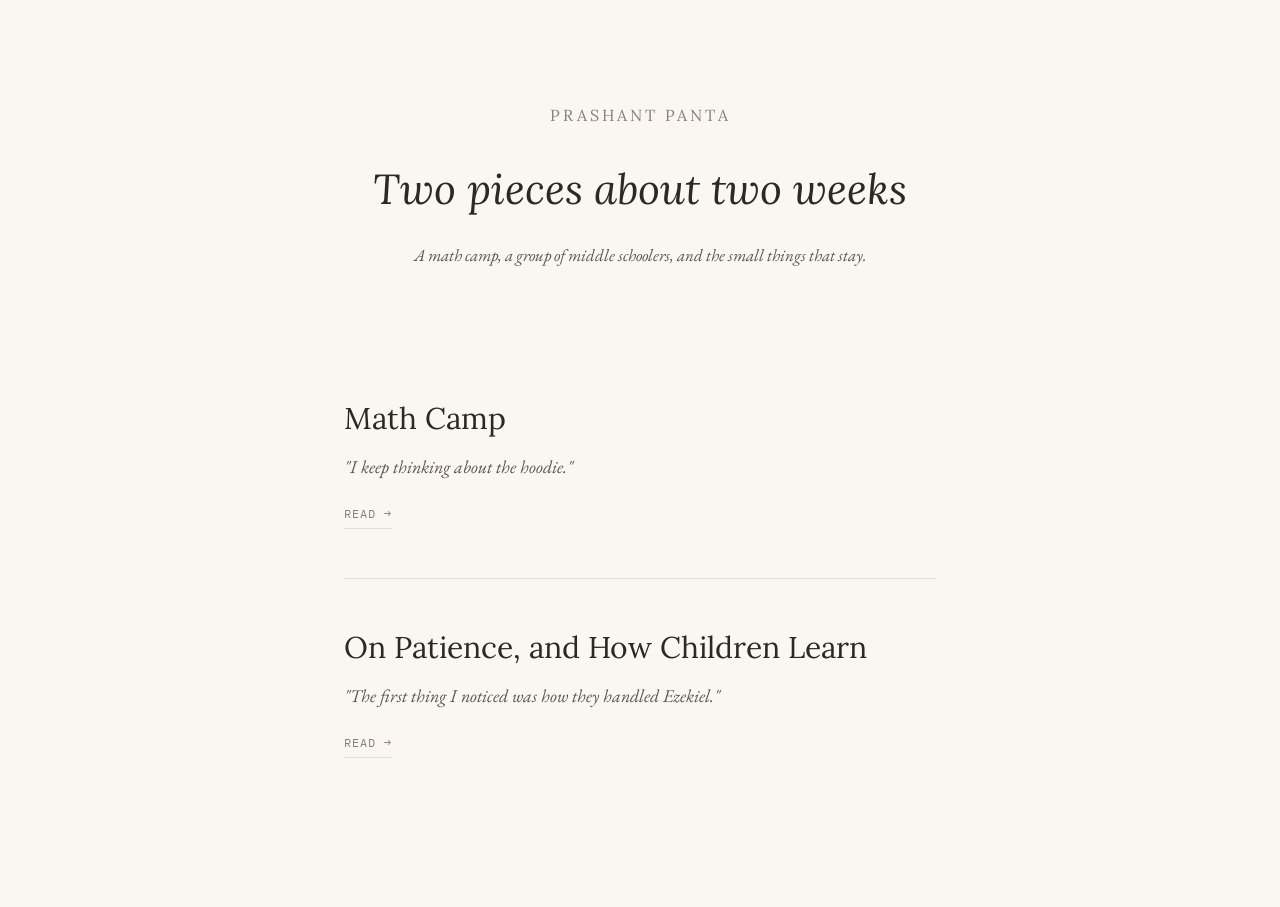
<file: index.html>
<!DOCTYPE html>
<html lang="en">
<head>
<meta charset="UTF-8">
<meta name="viewport" content="width=device-width, initial-scale=1.0">
<title>Prashant Panta</title>
<meta name="description" content="Two pieces about two weeks. A math camp, a group of middle schoolers, and the small things that stay.">
<link rel="stylesheet" href="style.css">
</head>
<body>

<header class="site-header">
  <div class="site-name">Prashant Panta</div>
  <h1 class="site-title">Two pieces about two weeks</h1>
  <p class="site-intro">A math camp, a group of middle schoolers, and the small things that stay.</p>
</header>

<main class="entries">

  <article class="entry">
    <a href="math-camp.html" class="entry-title">Math Camp</a>
    <p class="entry-teaser">"I keep thinking about the hoodie."</p>
    <a href="math-camp.html" class="entry-link">Read &rarr;</a>
  </article>

  <article class="entry">
    <a href="reflection.html" class="entry-title">On Patience, and How Children Learn</a>
    <p class="entry-teaser">"The first thing I noticed was how they handled Ezekiel."</p>
    <a href="reflection.html" class="entry-link">Read &rarr;</a>
  </article>

</main>

</body>
</html>
</file>
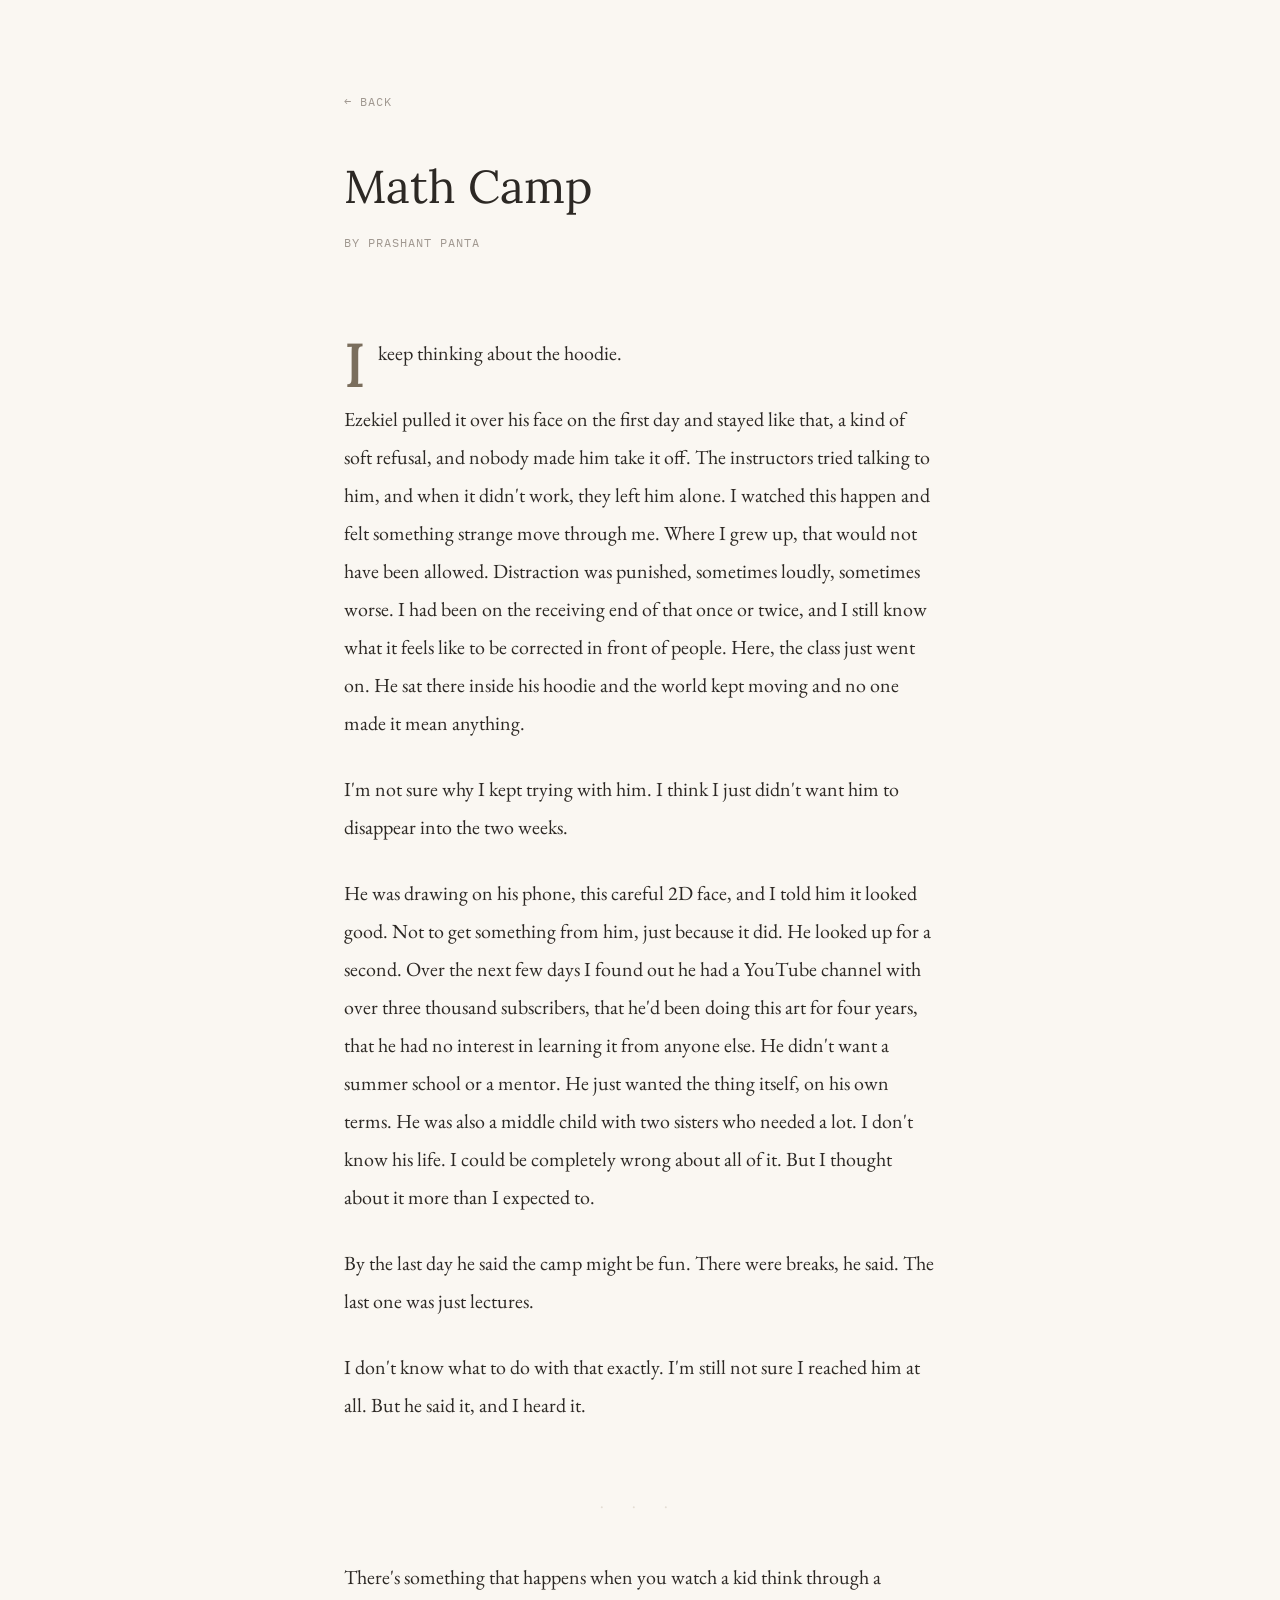
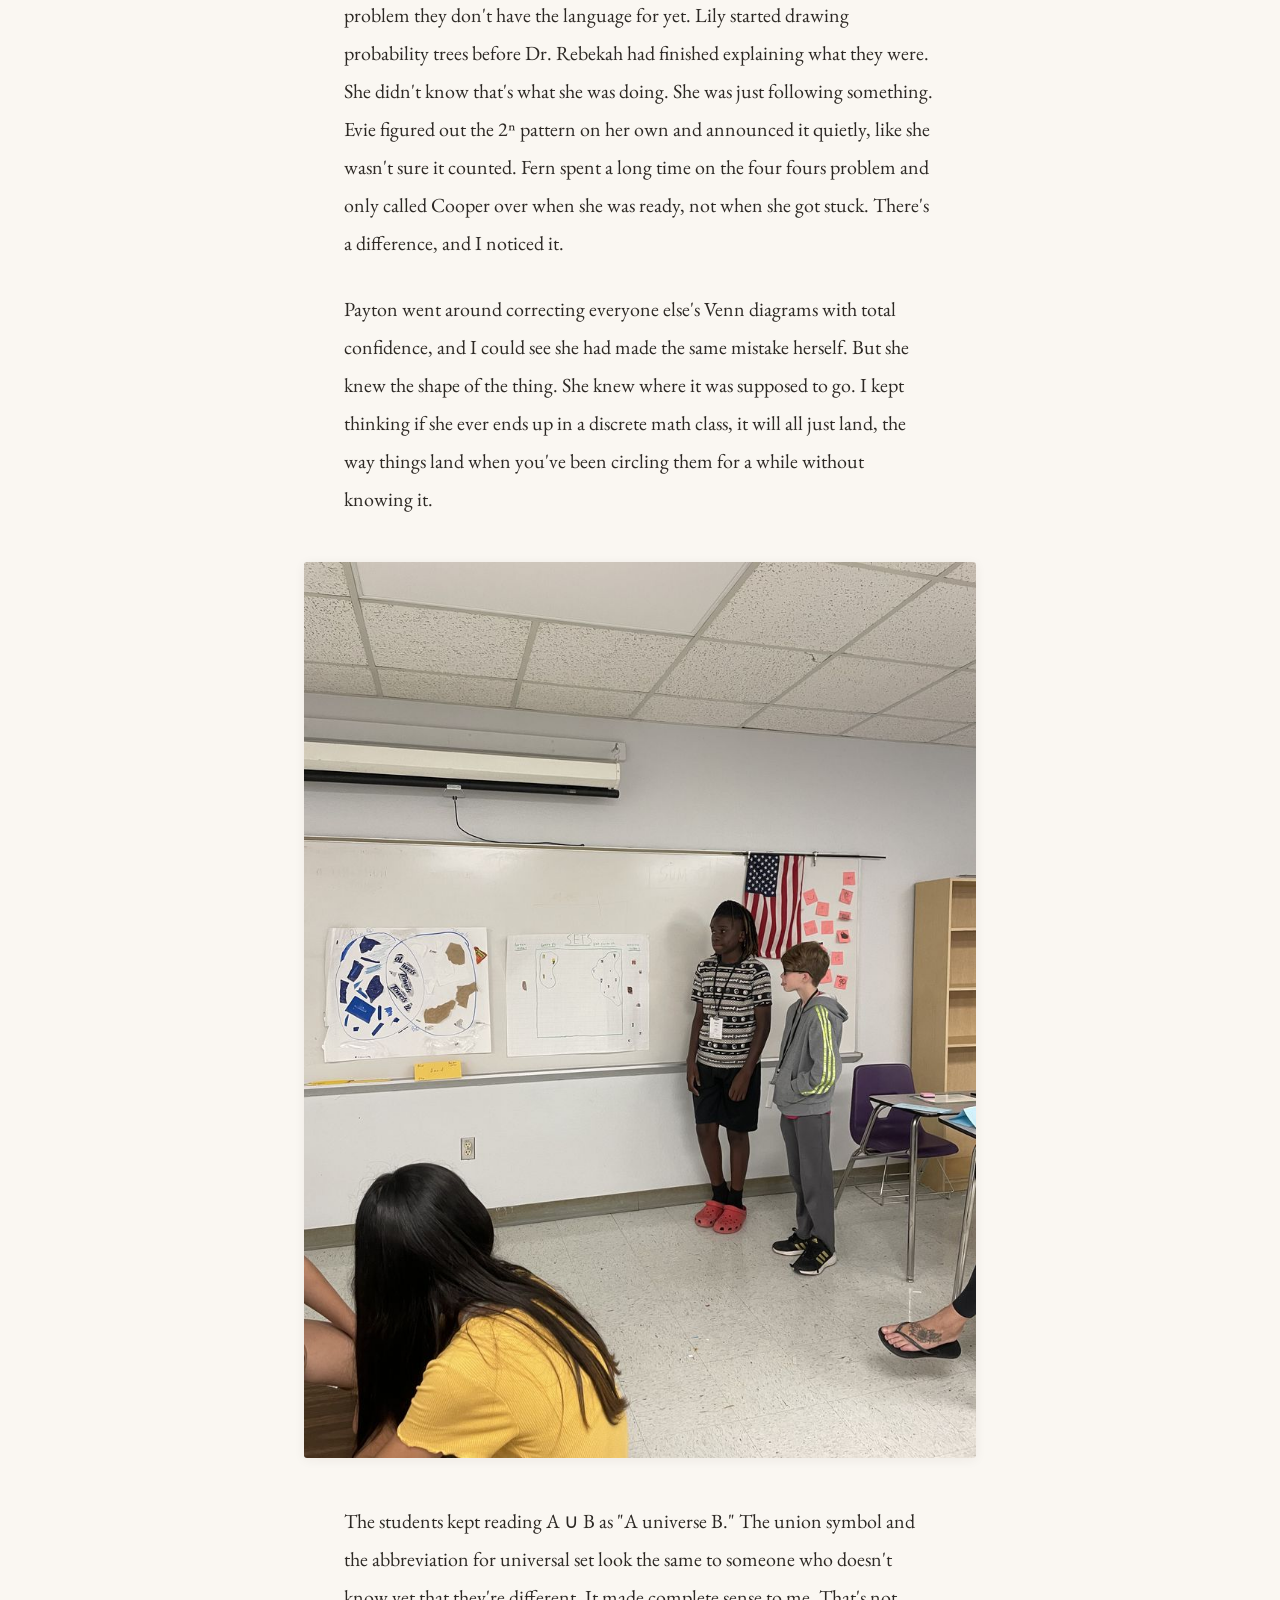
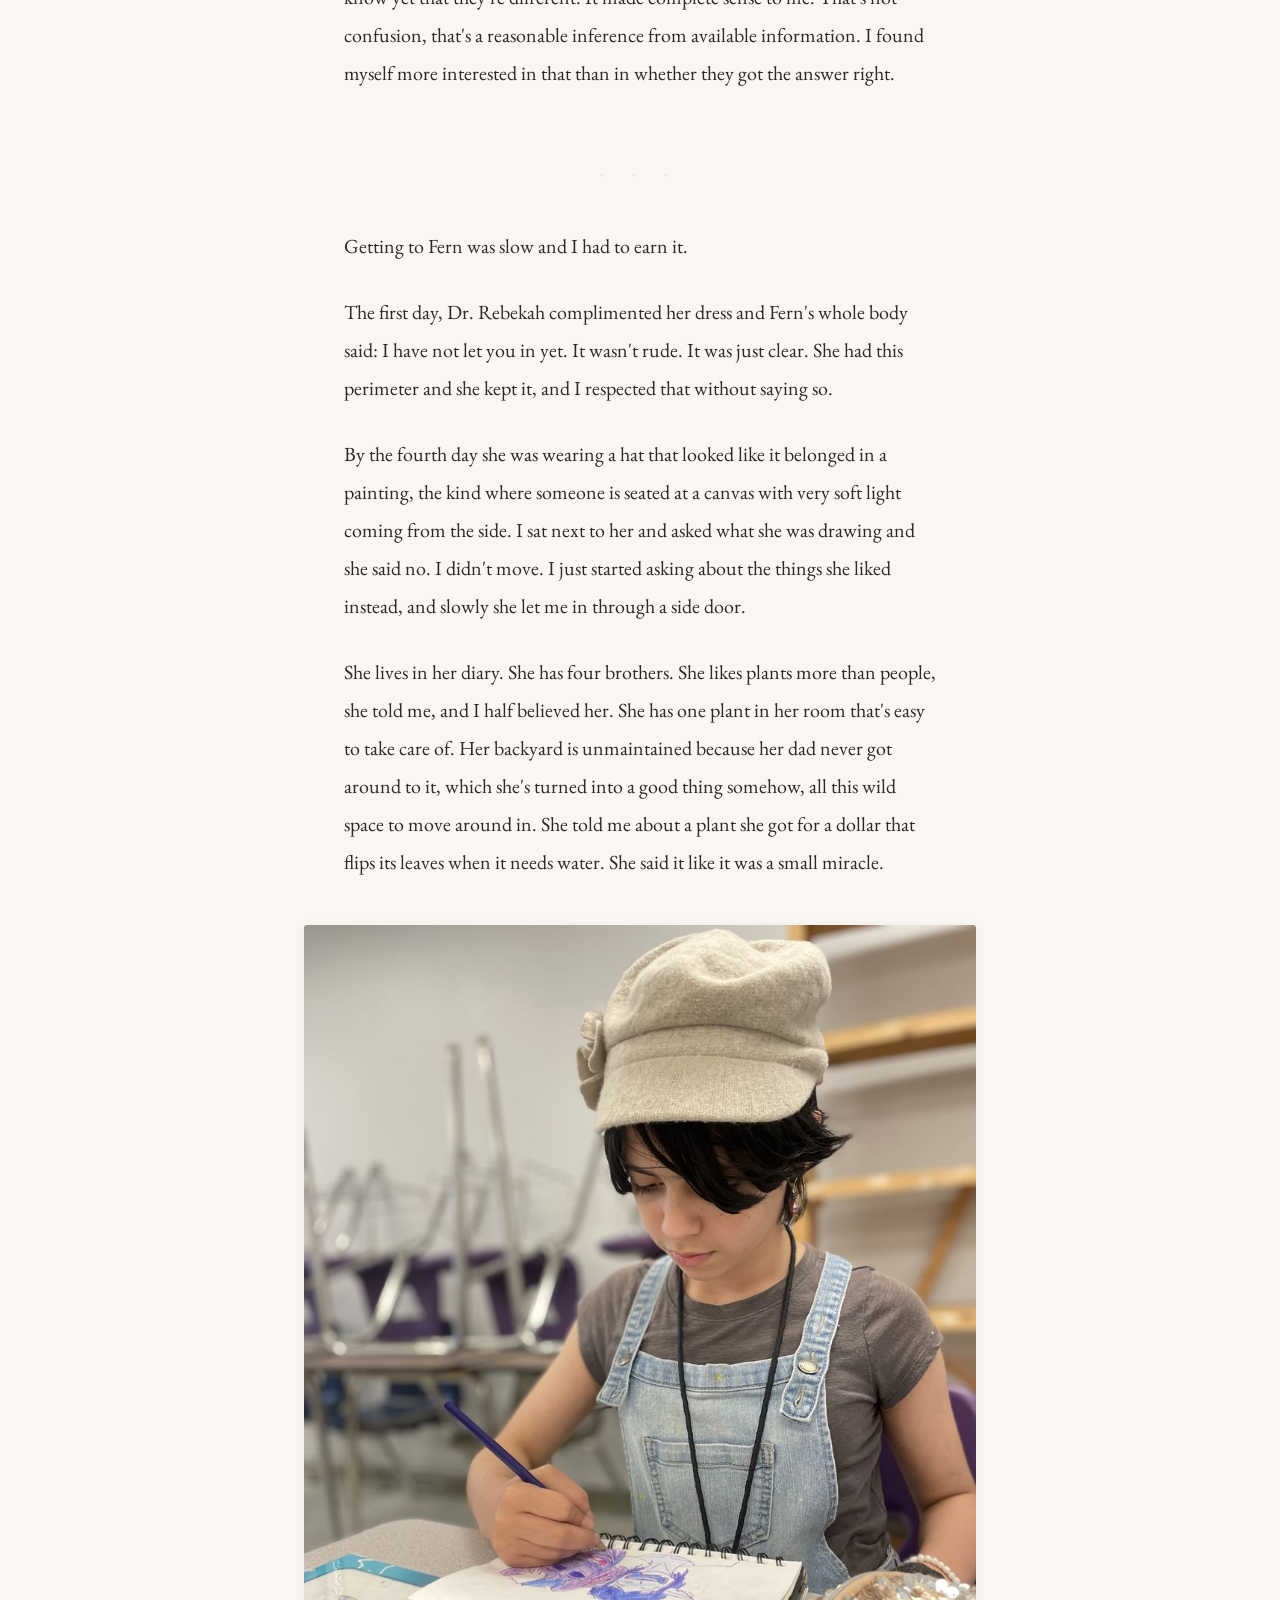
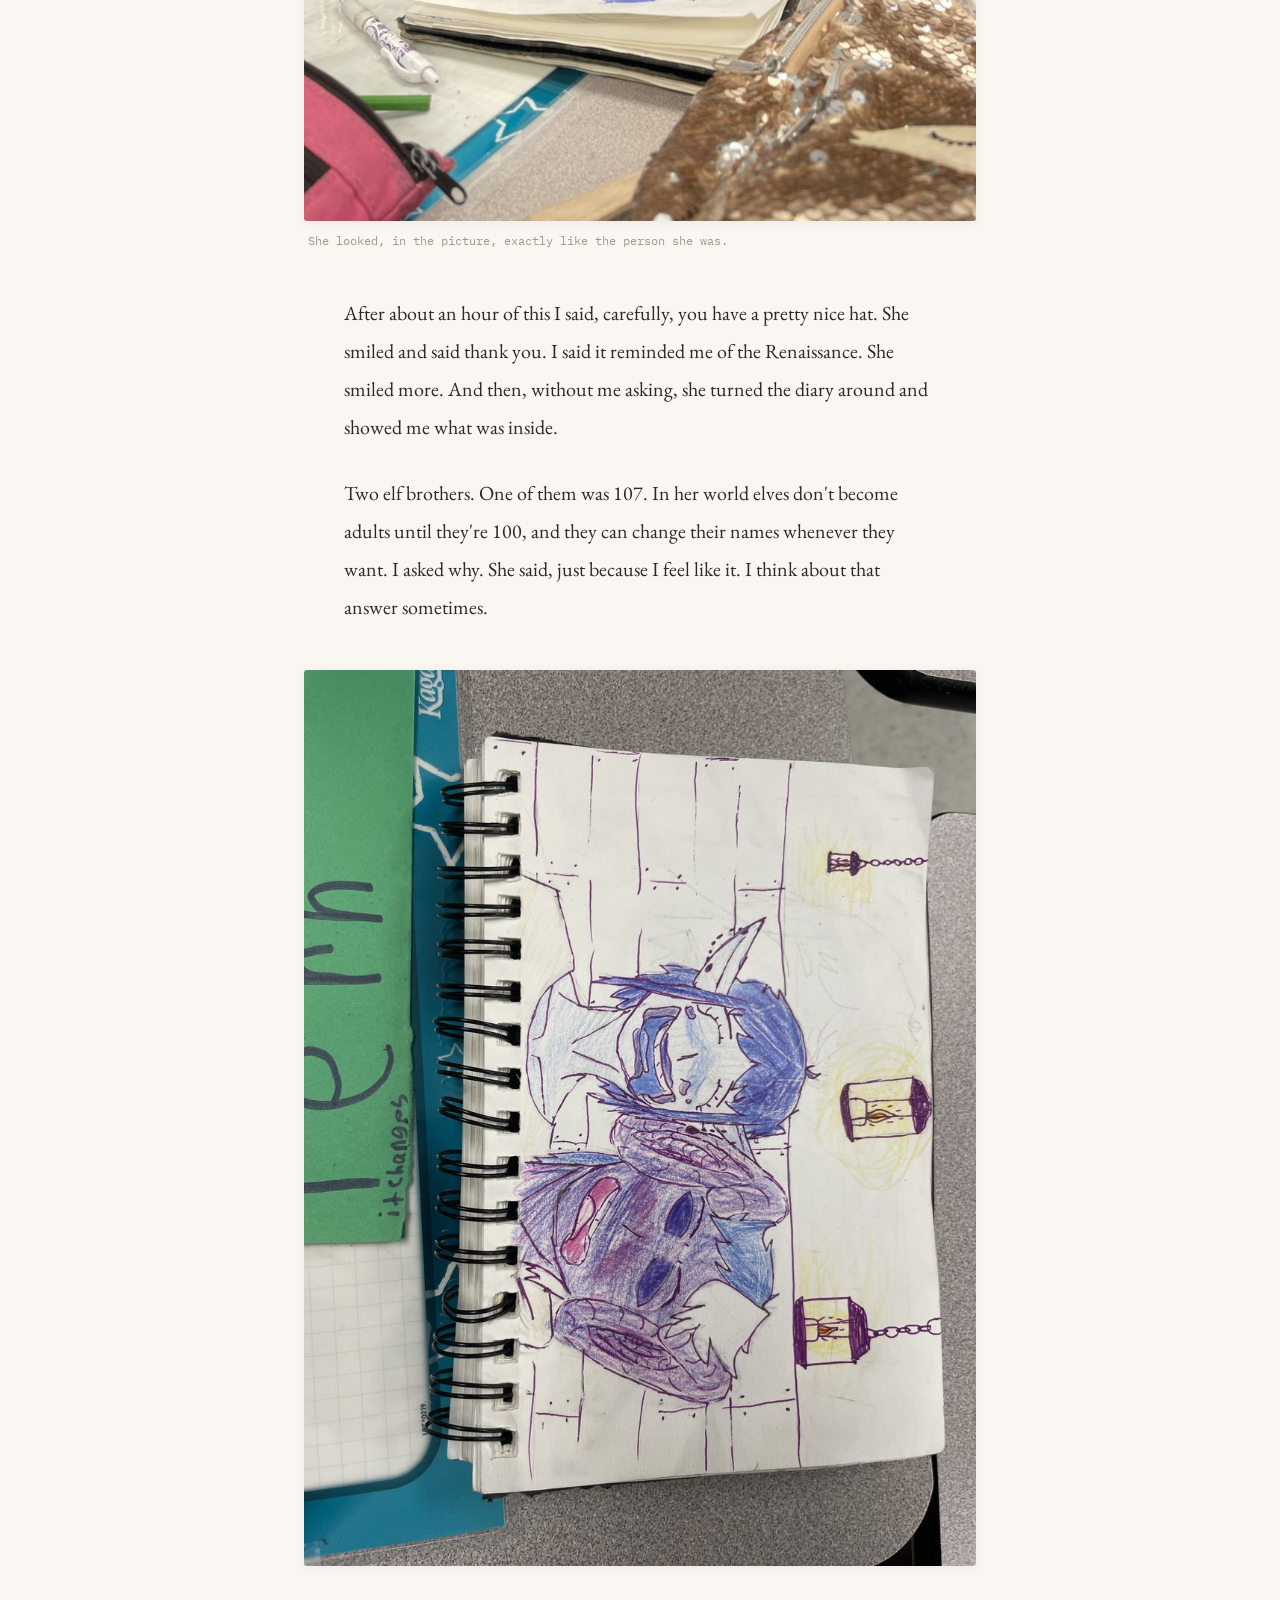
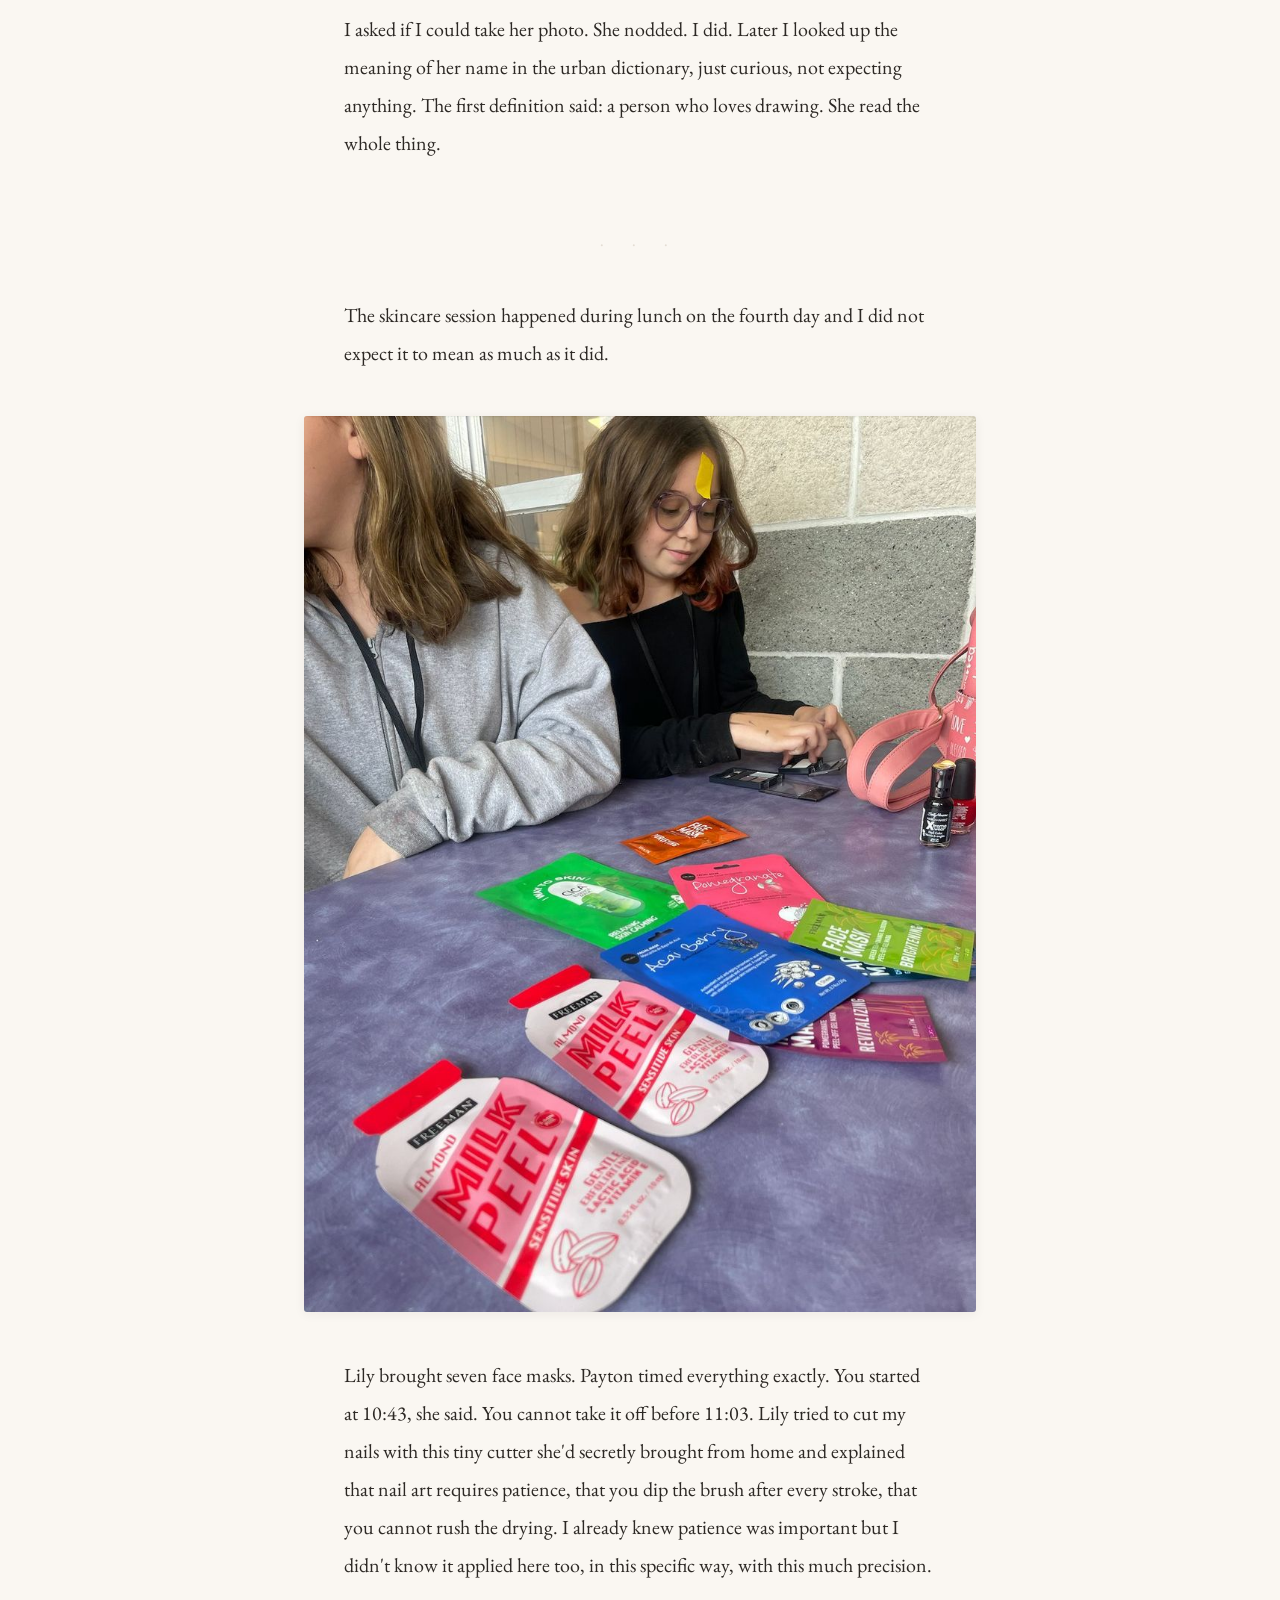
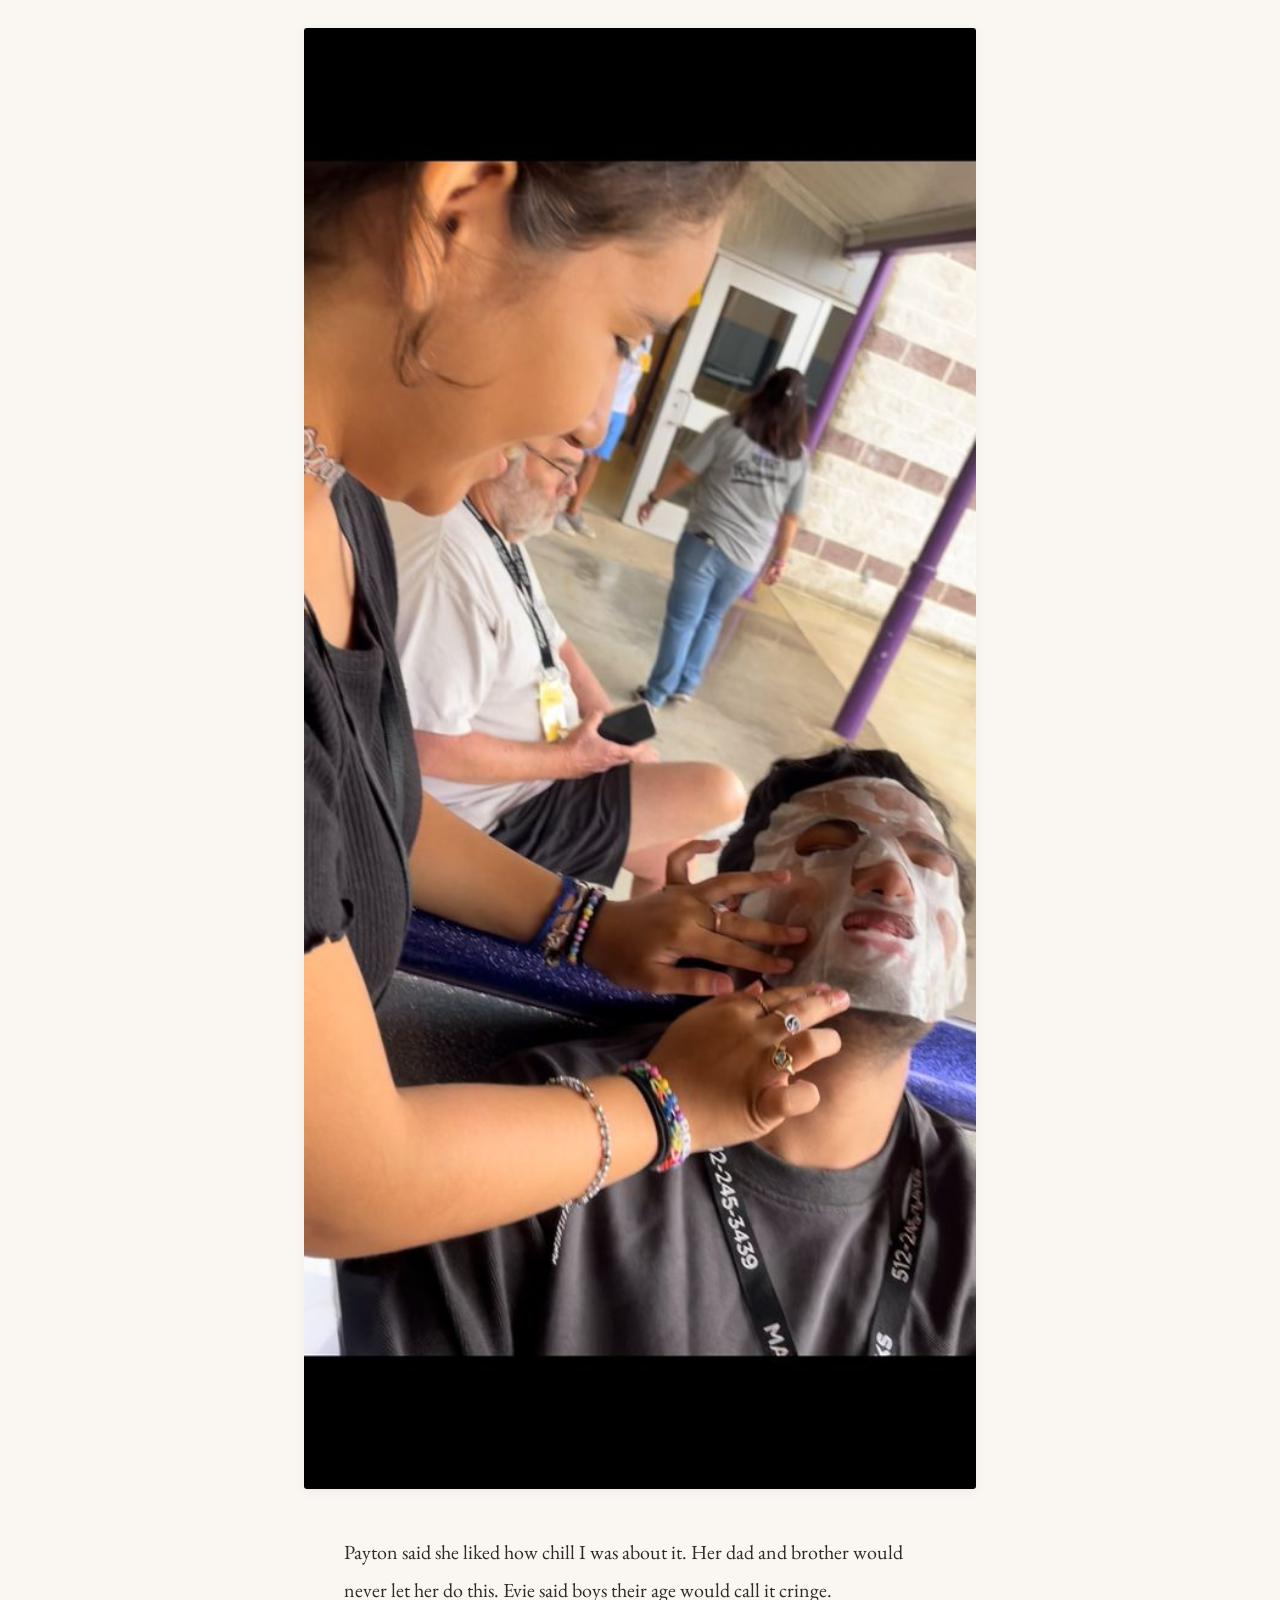
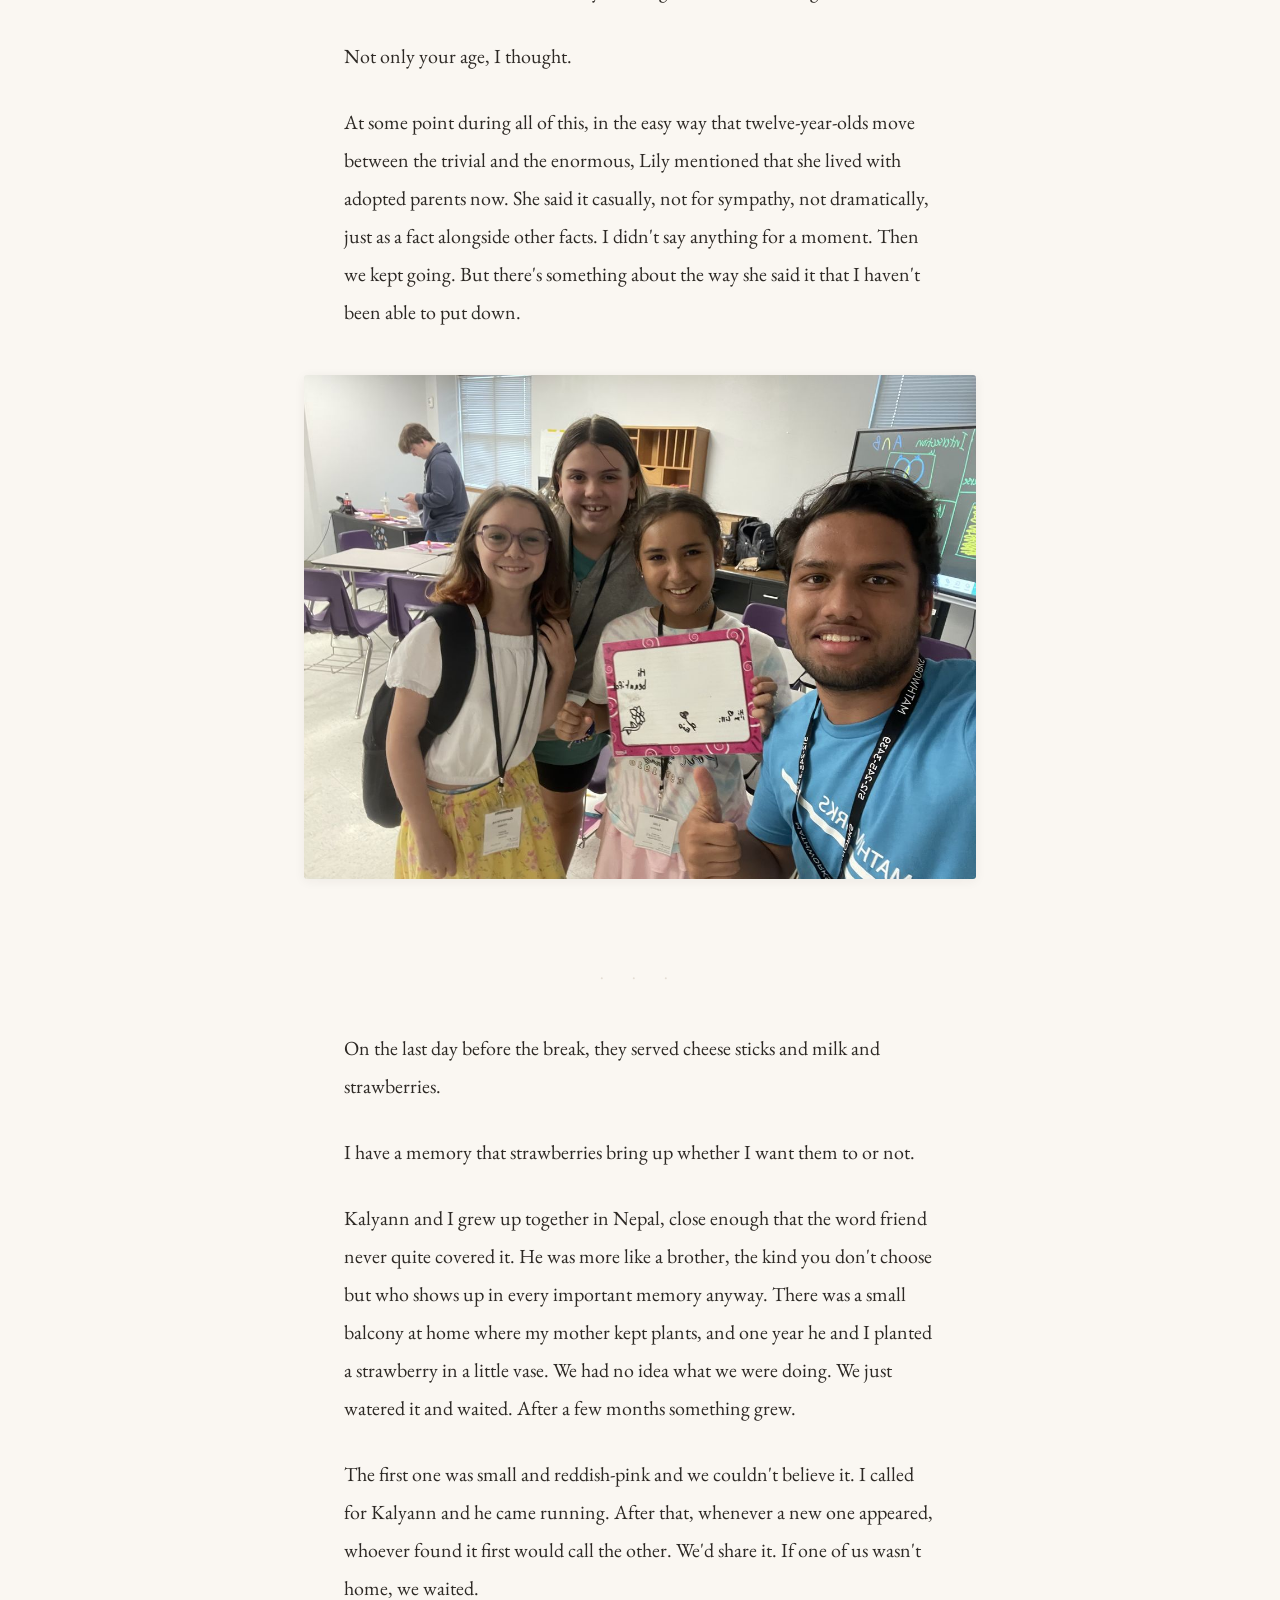
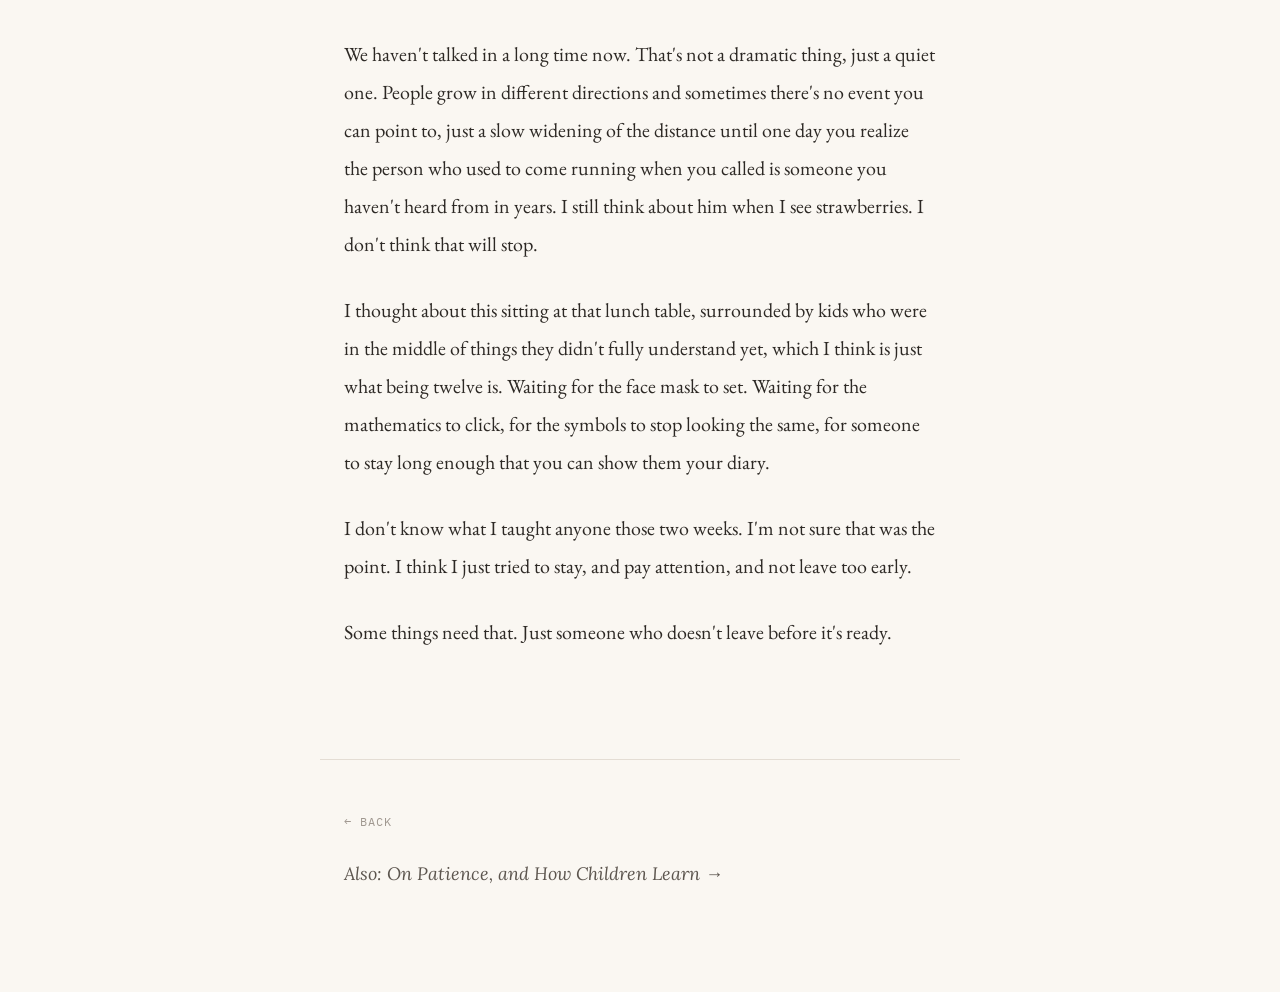
<file: math-camp.html>
<!DOCTYPE html>
<html lang="en">
<head>
<meta charset="UTF-8">
<meta name="viewport" content="width=device-width, initial-scale=1.0">
<title>Math Camp — Prashant Panta</title>
<meta name="description" content="I keep thinking about the hoodie.">
<link rel="stylesheet" href="style.css">
</head>
<body>

<header class="essay-header">
  <a href="index.html" class="back-link">&larr; Back</a>
  <h1 class="essay-title">Math Camp</h1>
  <div class="essay-meta">By Prashant Panta</div>
</header>

<article class="essay">

<p>I keep thinking about the hoodie.</p>

<p>Ezekiel pulled it over his face on the first day and stayed like that, a kind of soft refusal, and nobody made him take it off. The instructors tried talking to him, and when it didn't work, they left him alone. I watched this happen and felt something strange move through me. Where I grew up, that would not have been allowed. Distraction was punished, sometimes loudly, sometimes worse. I had been on the receiving end of that once or twice, and I still know what it feels like to be corrected in front of people. Here, the class just went on. He sat there inside his hoodie and the world kept moving and no one made it mean anything.</p>

<p>I'm not sure why I kept trying with him. I think I just didn't want him to disappear into the two weeks.</p>

<p>He was drawing on his phone, this careful 2D face, and I told him it looked good. Not to get something from him, just because it did. He looked up for a second. Over the next few days I found out he had a YouTube channel with over three thousand subscribers, that he'd been doing this art for four years, that he had no interest in learning it from anyone else. He didn't want a summer school or a mentor. He just wanted the thing itself, on his own terms. He was also a middle child with two sisters who needed a lot. I don't know his life. I could be completely wrong about all of it. But I thought about it more than I expected to.</p>

<p>By the last day he said the camp might be fun. There were breaks, he said. The last one was just lectures.</p>

<p>I don't know what to do with that exactly. I'm still not sure I reached him at all. But he said it, and I heard it.</p>

<div class="break">· · ·</div>

<p>There's something that happens when you watch a kid think through a problem they don't have the language for yet. Lily started drawing probability trees before Dr. Rebekah had finished explaining what they were. She didn't know that's what she was doing. She was just following something. Evie figured out the 2ⁿ pattern on her own and announced it quietly, like she wasn't sure it counted. Fern spent a long time on the four fours problem and only called Cooper over when she was ready, not when she got stuck. There's a difference, and I noticed it.</p>

<p>Payton went around correcting everyone else's Venn diagrams with total confidence, and I could see she had made the same mistake herself. But she knew the shape of the thing. She knew where it was supposed to go. I kept thinking if she ever ends up in a discrete math class, it will all just land, the way things land when you've been circling them for a while without knowing it.</p>

<figure class="essay-image">
  <img src="classroom.jpg" alt="Students presenting their sets and Venn diagram work at the whiteboard">
</figure>

<p>The students kept reading A ∪ B as "A universe B." The union symbol and the abbreviation for universal set look the same to someone who doesn't know yet that they're different. It made complete sense to me. That's not confusion, that's a reasonable inference from available information. I found myself more interested in that than in whether they got the answer right.</p>

<div class="break">· · ·</div>

<p>Getting to Fern was slow and I had to earn it.</p>

<p>The first day, Dr. Rebekah complimented her dress and Fern's whole body said: I have not let you in yet. It wasn't rude. It was just clear. She had this perimeter and she kept it, and I respected that without saying so.</p>

<p>By the fourth day she was wearing a hat that looked like it belonged in a painting, the kind where someone is seated at a canvas with very soft light coming from the side. I sat next to her and asked what she was drawing and she said no. I didn't move. I just started asking about the things she liked instead, and slowly she let me in through a side door.</p>

<p>She lives in her diary. She has four brothers. She likes plants more than people, she told me, and I half believed her. She has one plant in her room that's easy to take care of. Her backyard is unmaintained because her dad never got around to it, which she's turned into a good thing somehow, all this wild space to move around in. She told me about a plant she got for a dollar that flips its leaves when it needs water. She said it like it was a small miracle.</p>

<figure class="essay-image">
  <img src="fern.jpg" alt="A girl in a soft hat drawing in her diary at a classroom table">
  <figcaption>She looked, in the picture, exactly like the person she was.</figcaption>
</figure>

<p>After about an hour of this I said, carefully, you have a pretty nice hat. She smiled and said thank you. I said it reminded me of the Renaissance. She smiled more. And then, without me asking, she turned the diary around and showed me what was inside.</p>

<p>Two elf brothers. One of them was 107. In her world elves don't become adults until they're 100, and they can change their names whenever they want. I asked why. She said, just because I feel like it. I think about that answer sometimes.</p>

<figure class="essay-image">
  <img src="elves.jpg" alt="A diary page showing a drawing of two elf brothers in purple and blue">
</figure>

<p>I asked if I could take her photo. She nodded. I did. Later I looked up the meaning of her name in the urban dictionary, just curious, not expecting anything. The first definition said: a person who loves drawing. She read the whole thing.</p>

<div class="break">· · ·</div>

<p>The skincare session happened during lunch on the fourth day and I did not expect it to mean as much as it did.</p>

<figure class="essay-image">
  <img src="nailart.jpg" alt="Face masks and nail polish spread across a table while a student sorts through them">
</figure>

<p>Lily brought seven face masks. Payton timed everything exactly. You started at 10:43, she said. You cannot take it off before 11:03. Lily tried to cut my nails with this tiny cutter she'd secretly brought from home and explained that nail art requires patience, that you dip the brush after every stroke, that you cannot rush the drying. I already knew patience was important but I didn't know it applied here too, in this specific way, with this much precision.</p>

<figure class="essay-image">
  <img src="facemask.jpg" alt="A student carefully applying a face mask during the lunch break">
</figure>

<p>Payton said she liked how chill I was about it. Her dad and brother would never let her do this. Evie said boys their age would call it cringe.</p>

<p>Not only your age, I thought.</p>

<p>At some point during all of this, in the easy way that twelve-year-olds move between the trivial and the enormous, Lily mentioned that she lived with adopted parents now. She said it casually, not for sympathy, not dramatically, just as a fact alongside other facts. I didn't say anything for a moment. Then we kept going. But there's something about the way she said it that I haven't been able to put down.</p>

<figure class="essay-image">
  <img src="group.jpg" alt="A selfie with three smiling girls in a classroom, one holding a whiteboard drawing">
</figure>

<div class="break">· · ·</div>

<p>On the last day before the break, they served cheese sticks and milk and strawberries.</p>

<p>I have a memory that strawberries bring up whether I want them to or not.</p>

<p>Kalyann and I grew up together in Nepal, close enough that the word friend never quite covered it. He was more like a brother, the kind you don't choose but who shows up in every important memory anyway. There was a small balcony at home where my mother kept plants, and one year he and I planted a strawberry in a little vase. We had no idea what we were doing. We just watered it and waited. After a few months something grew.</p>

<p>The first one was small and reddish-pink and we couldn't believe it. I called for Kalyann and he came running. After that, whenever a new one appeared, whoever found it first would call the other. We'd share it. If one of us wasn't home, we waited.</p>

<p>We haven't talked in a long time now. That's not a dramatic thing, just a quiet one. People grow in different directions and sometimes there's no event you can point to, just a slow widening of the distance until one day you realize the person who used to come running when you called is someone you haven't heard from in years. I still think about him when I see strawberries. I don't think that will stop.</p>

<p>I thought about this sitting at that lunch table, surrounded by kids who were in the middle of things they didn't fully understand yet, which I think is just what being twelve is. Waiting for the face mask to set. Waiting for the mathematics to click, for the symbols to stop looking the same, for someone to stay long enough that you can show them your diary.</p>

<p>I don't know what I taught anyone those two weeks. I'm not sure that was the point. I think I just tried to stay, and pay attention, and not leave too early.</p>

<p>Some things need that. Just someone who doesn't leave before it's ready.</p>

</article>

<footer class="essay-footer">
  <a href="index.html">&larr; Back</a>
  <div class="other-piece">
    <a href="reflection.html">Also: On Patience, and How Children Learn &rarr;</a>
  </div>
</footer>

</body>
</html>
</file>
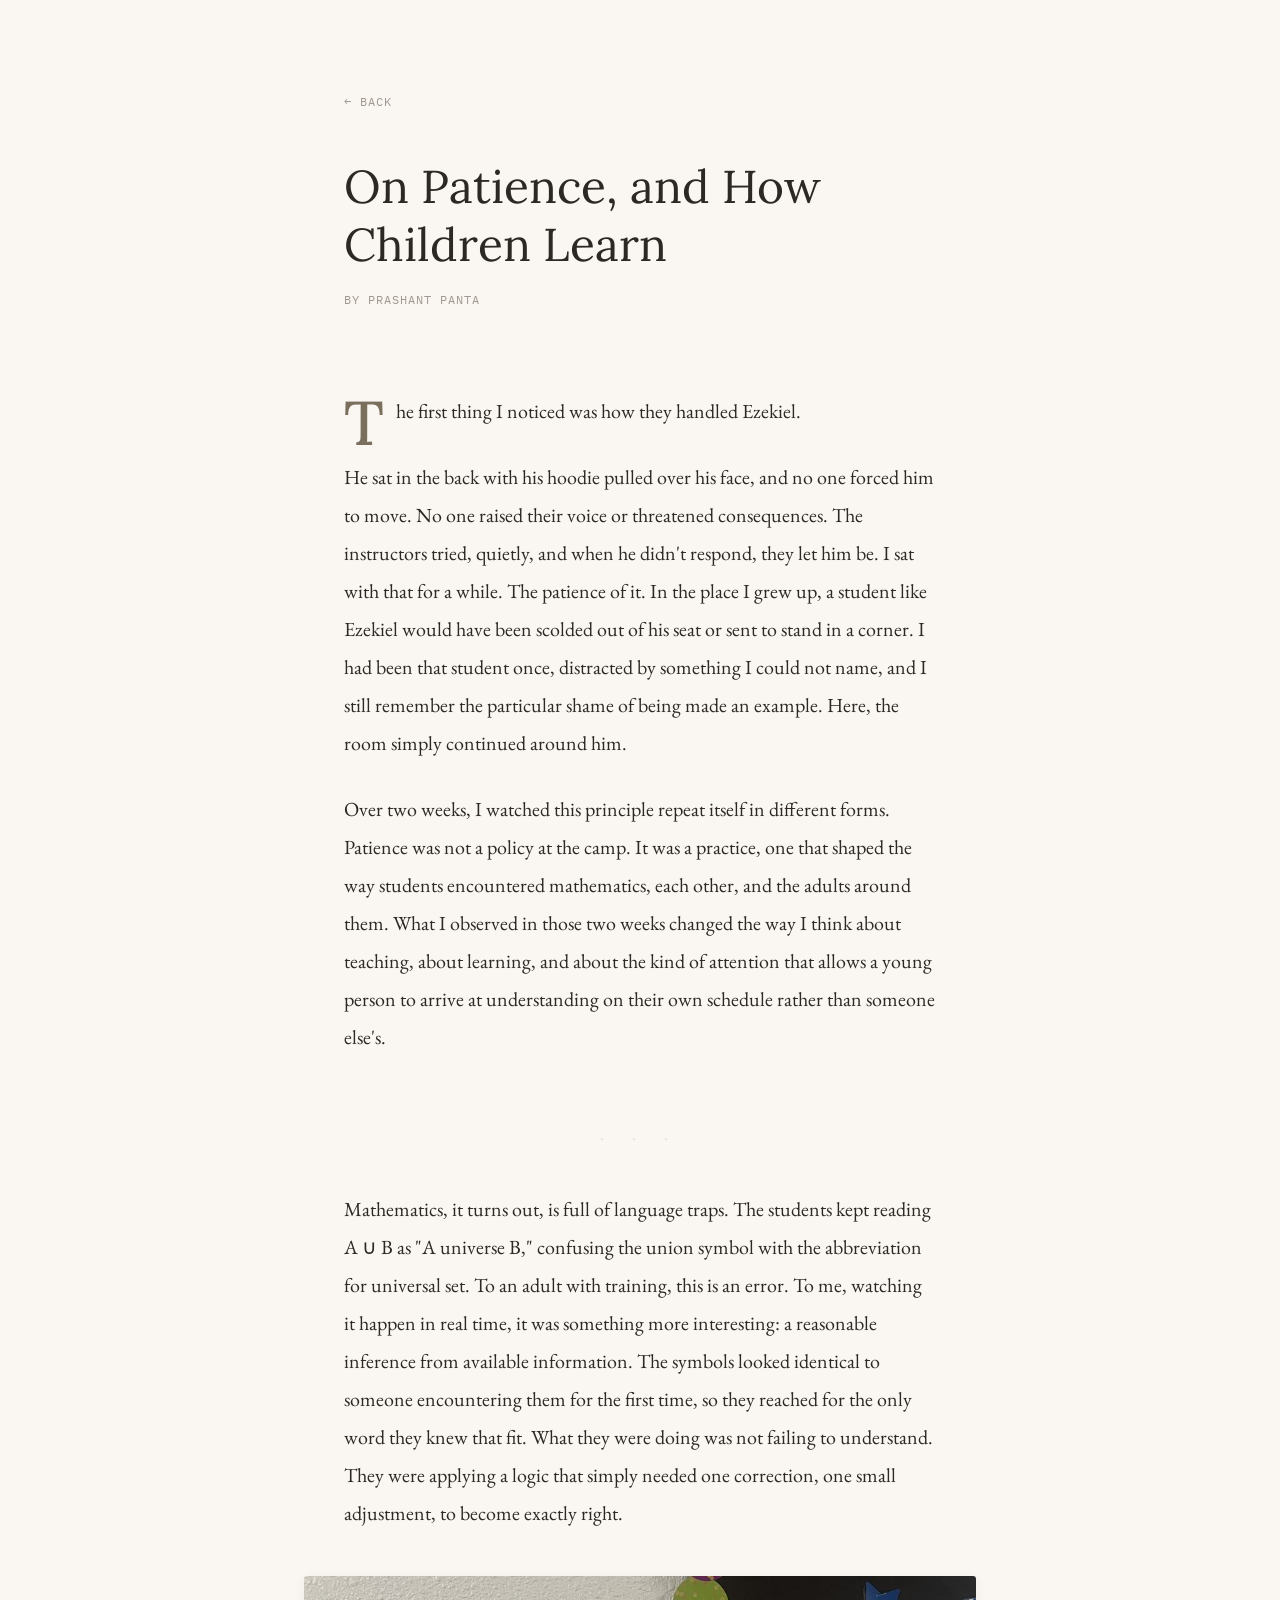
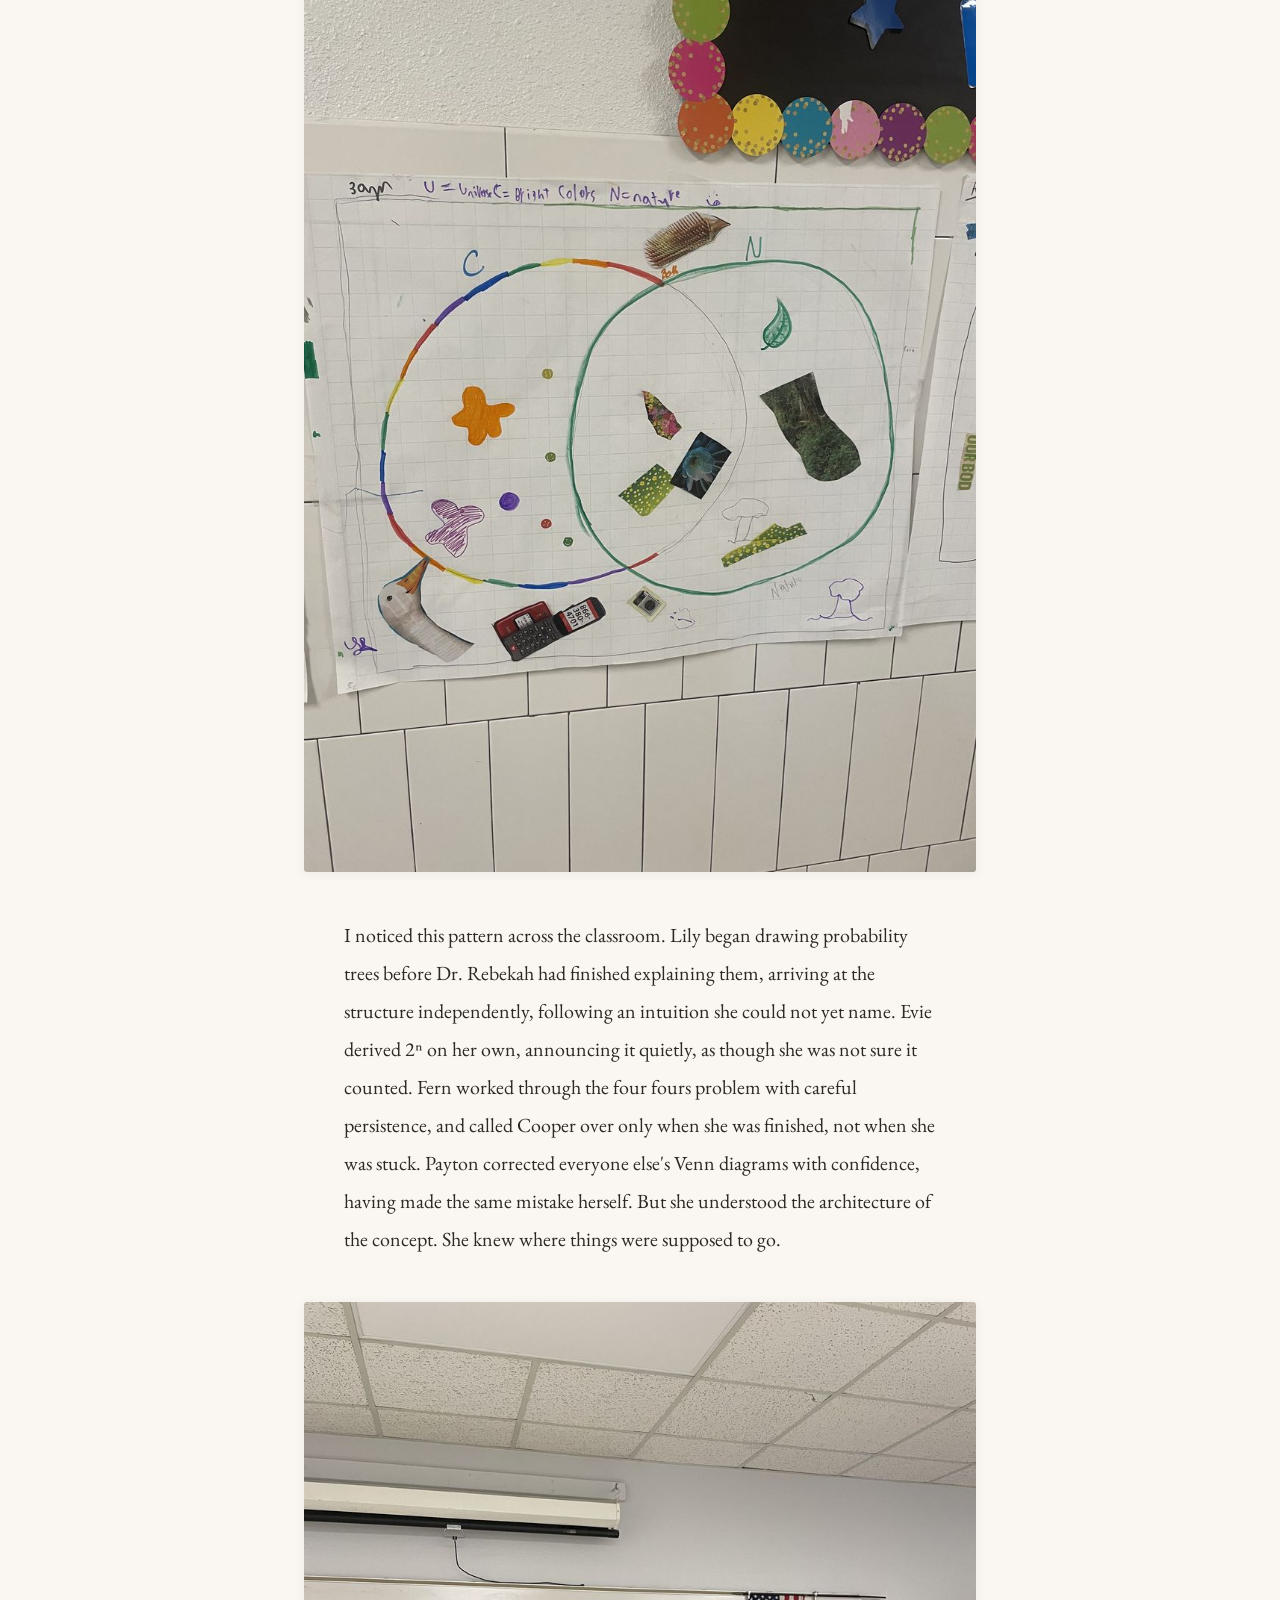
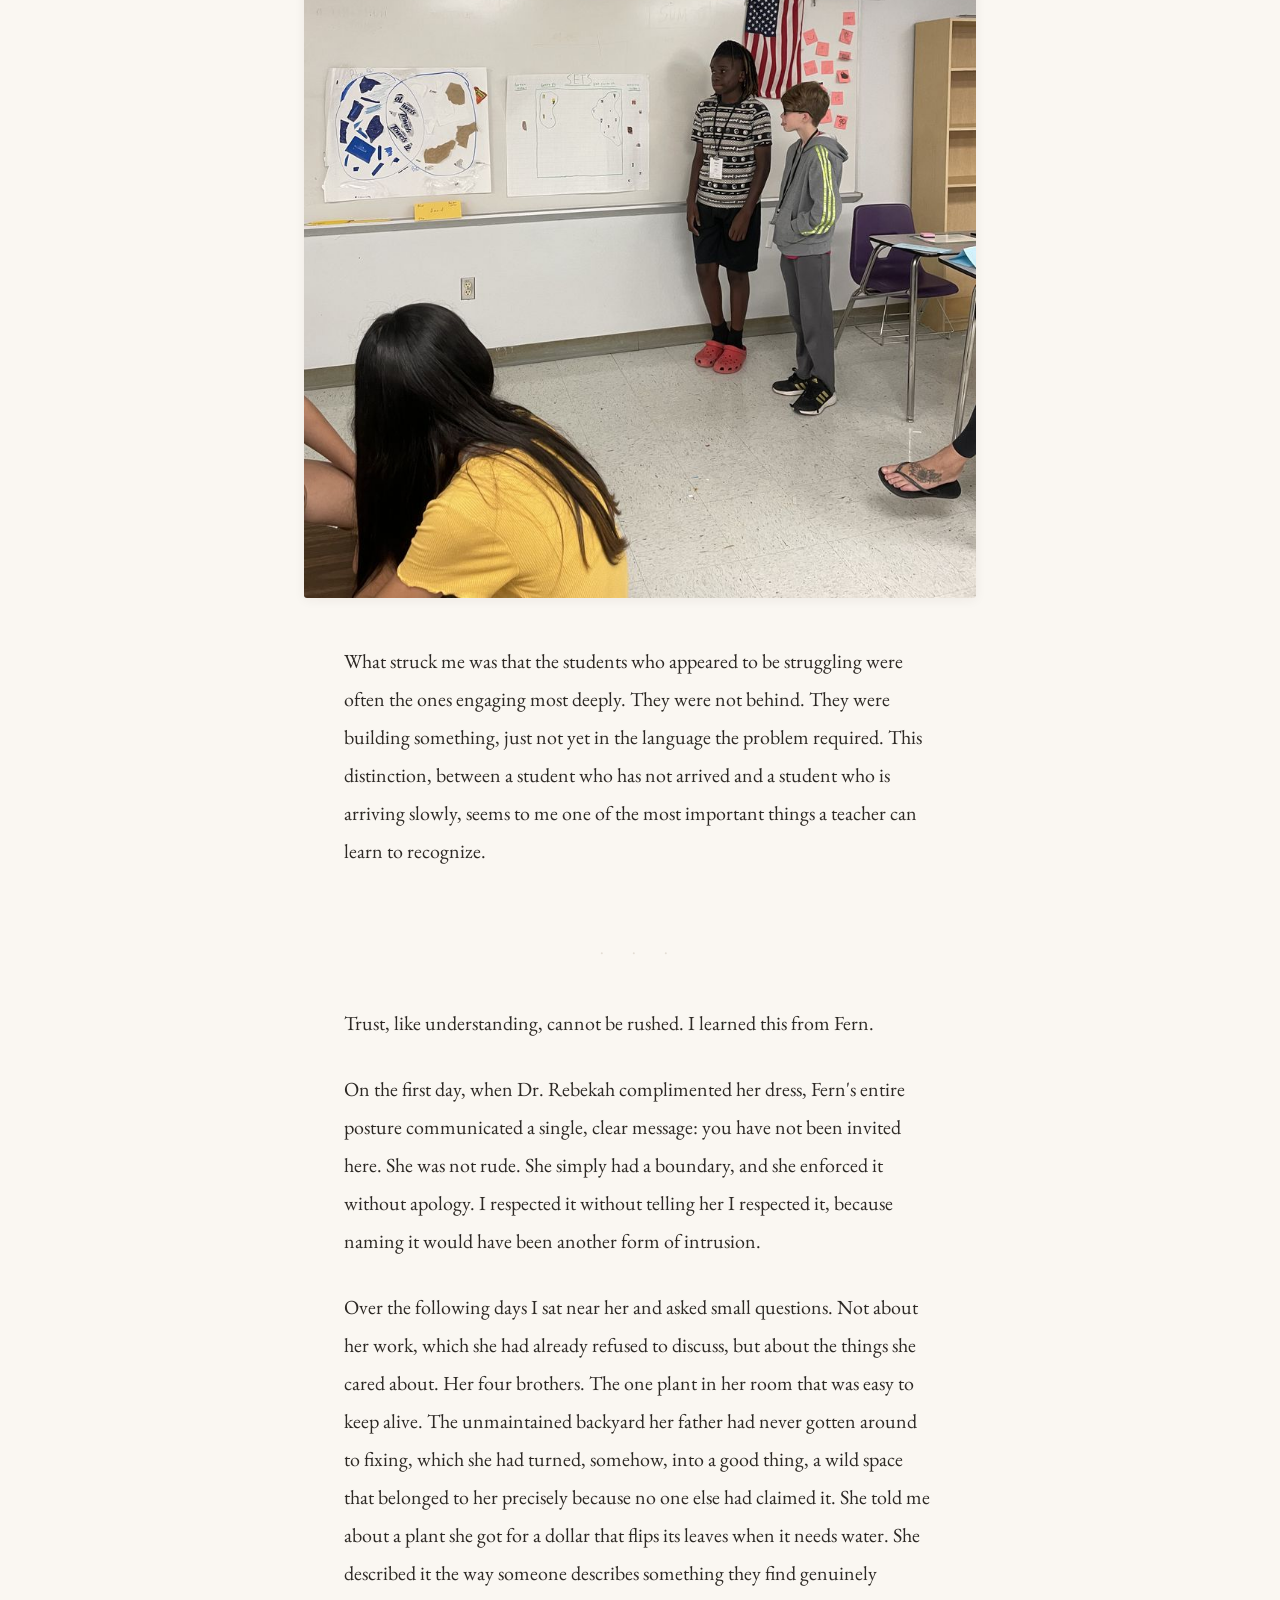
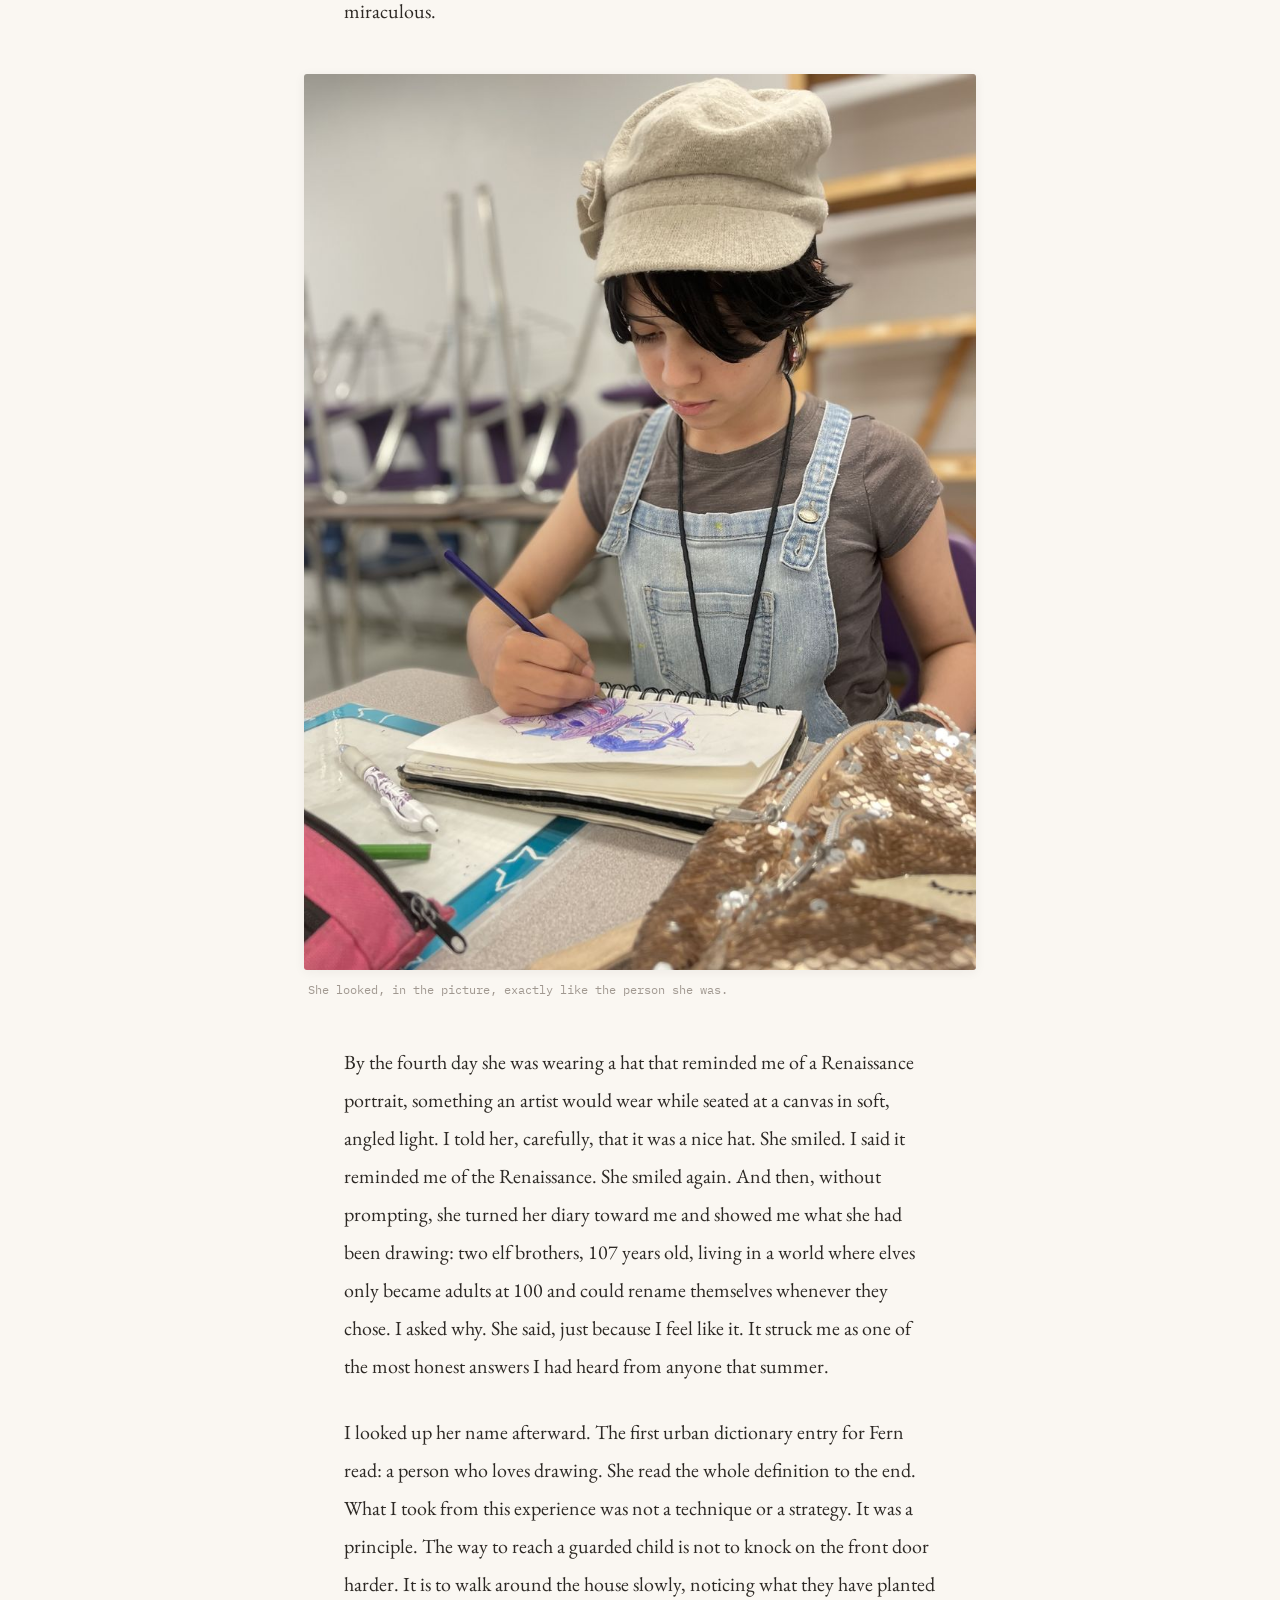
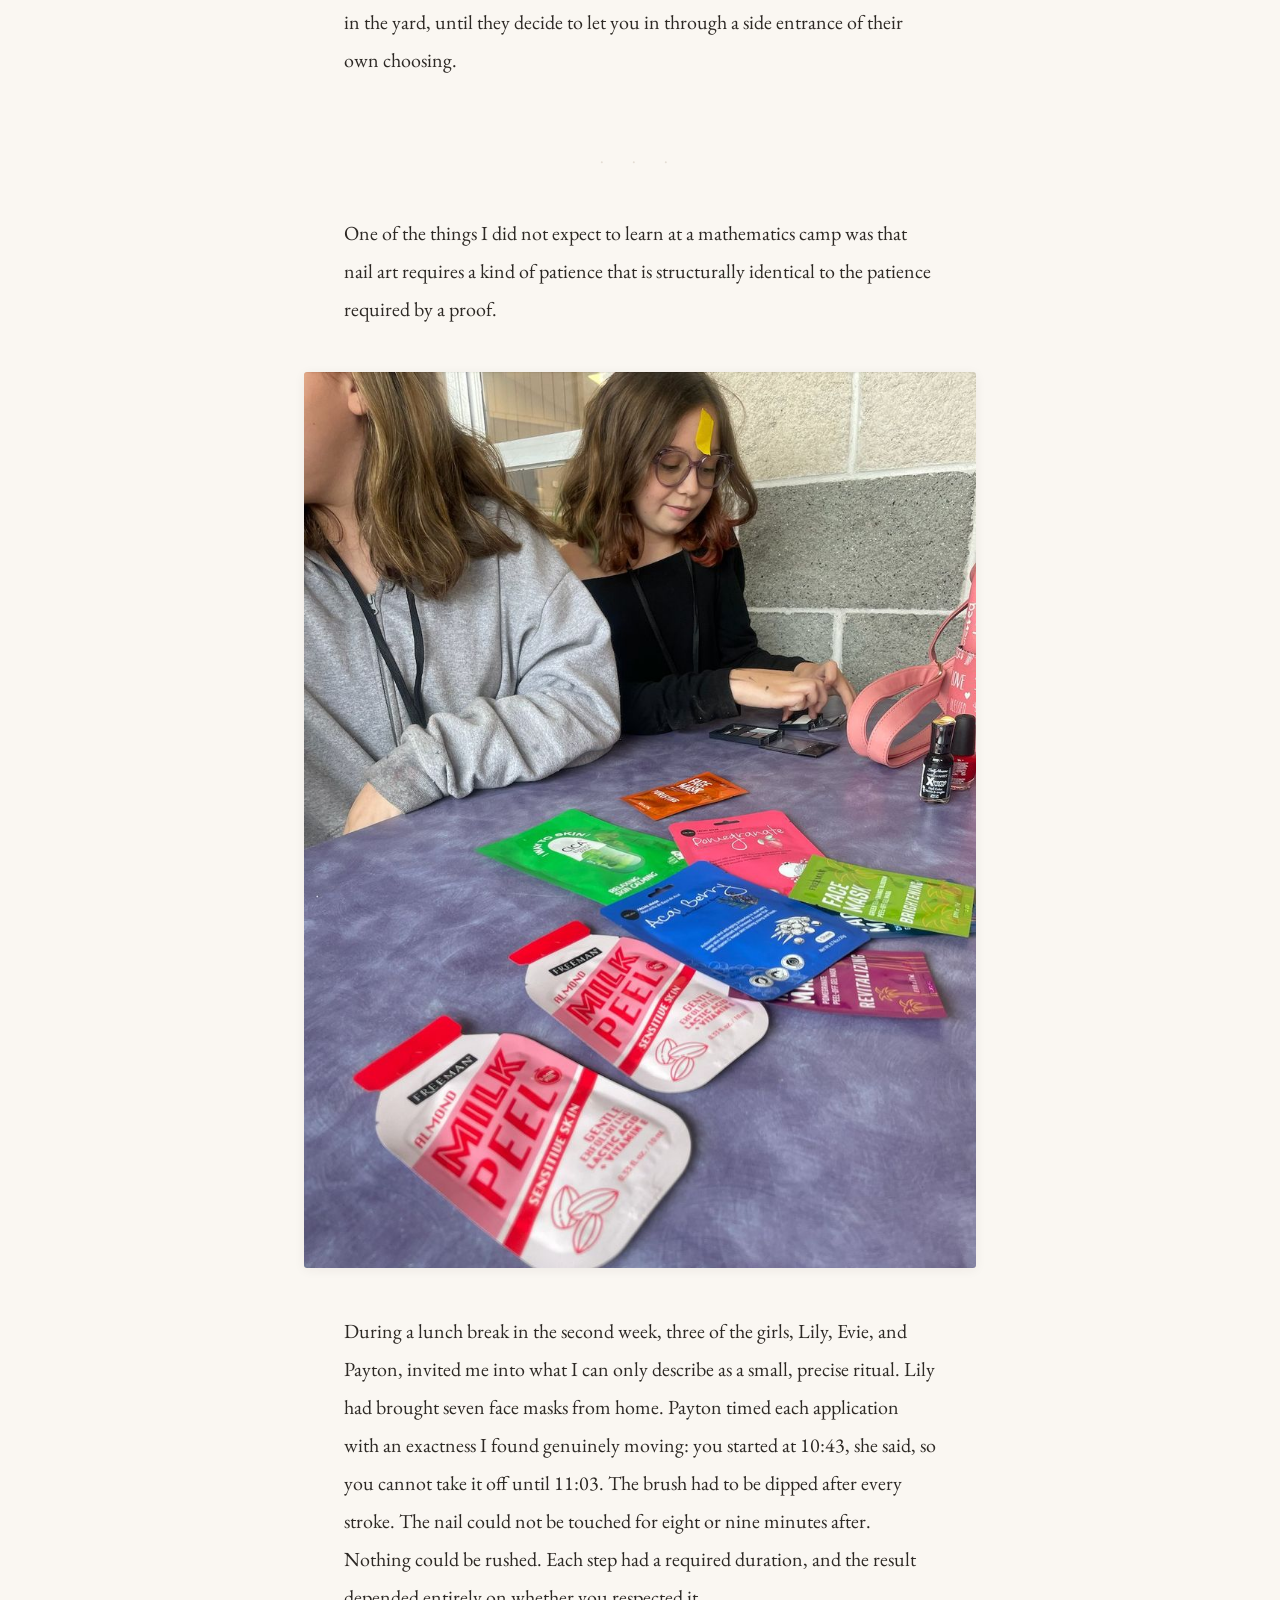
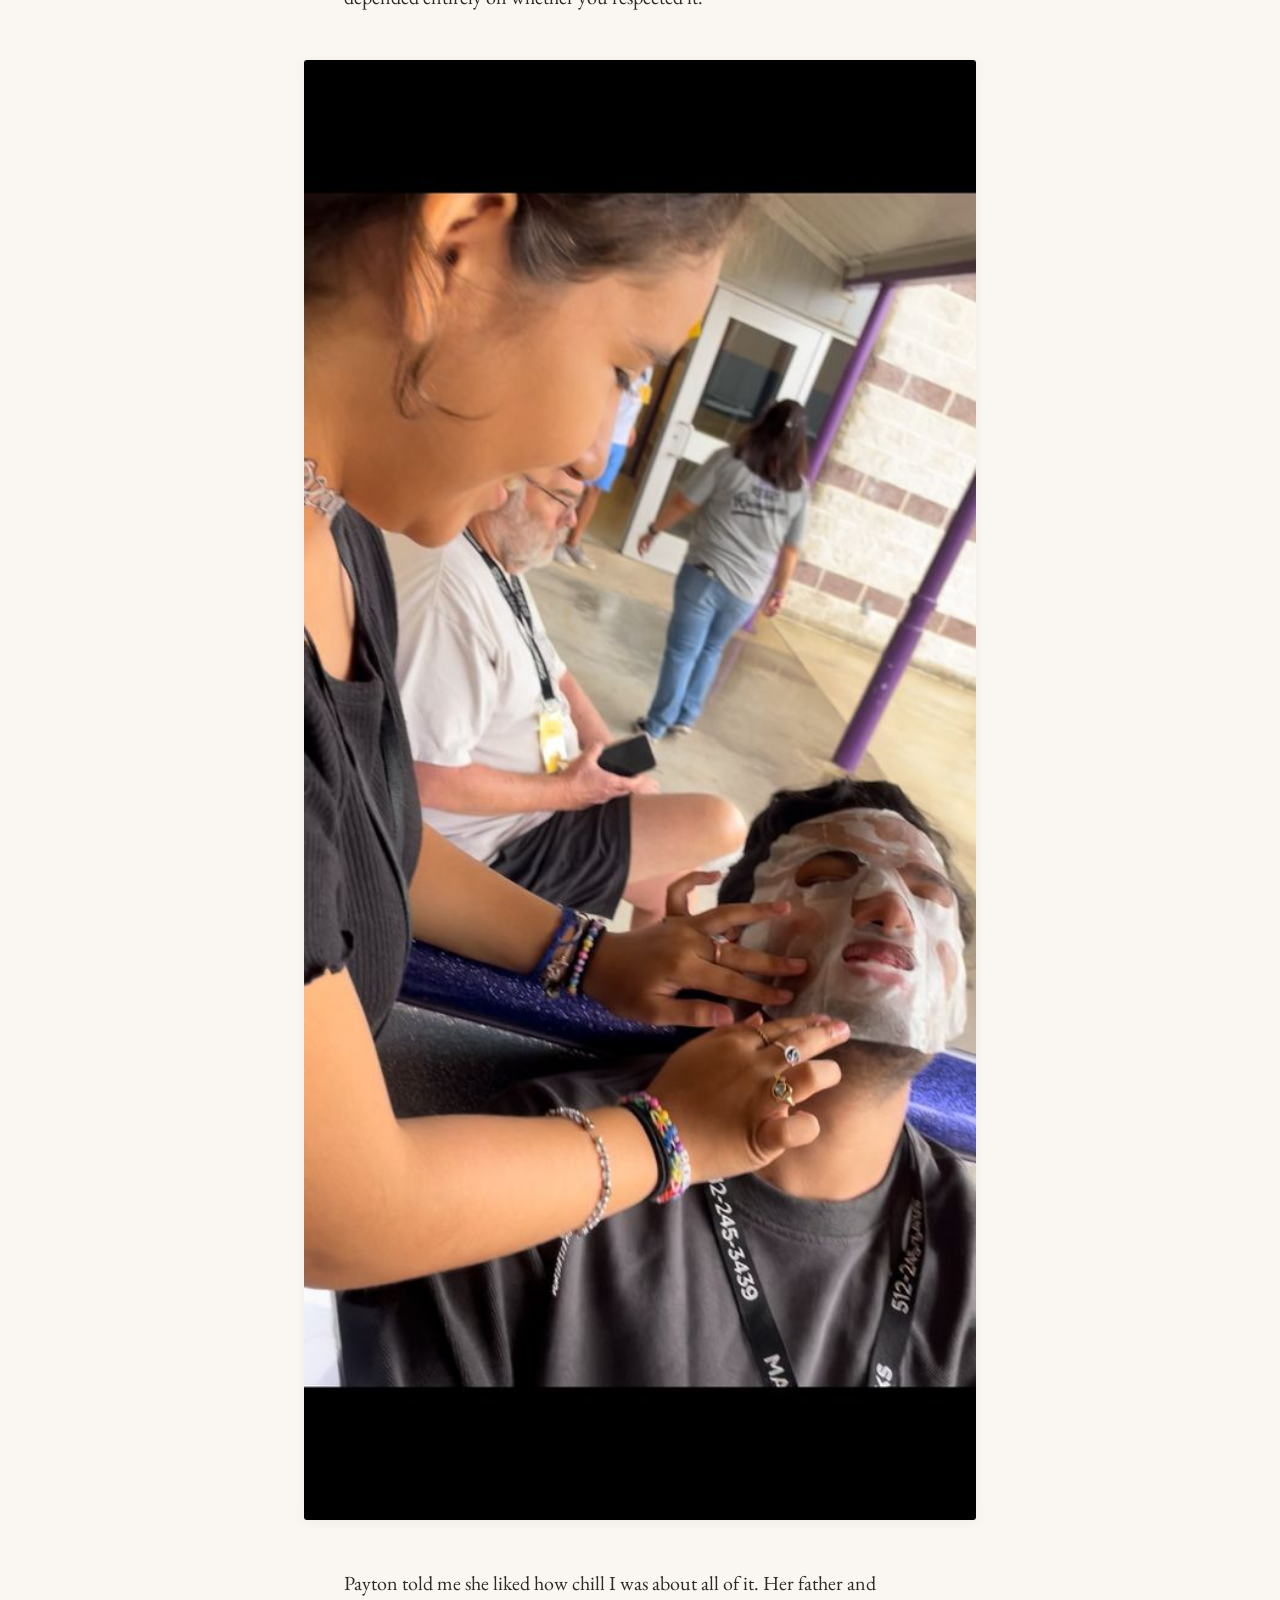
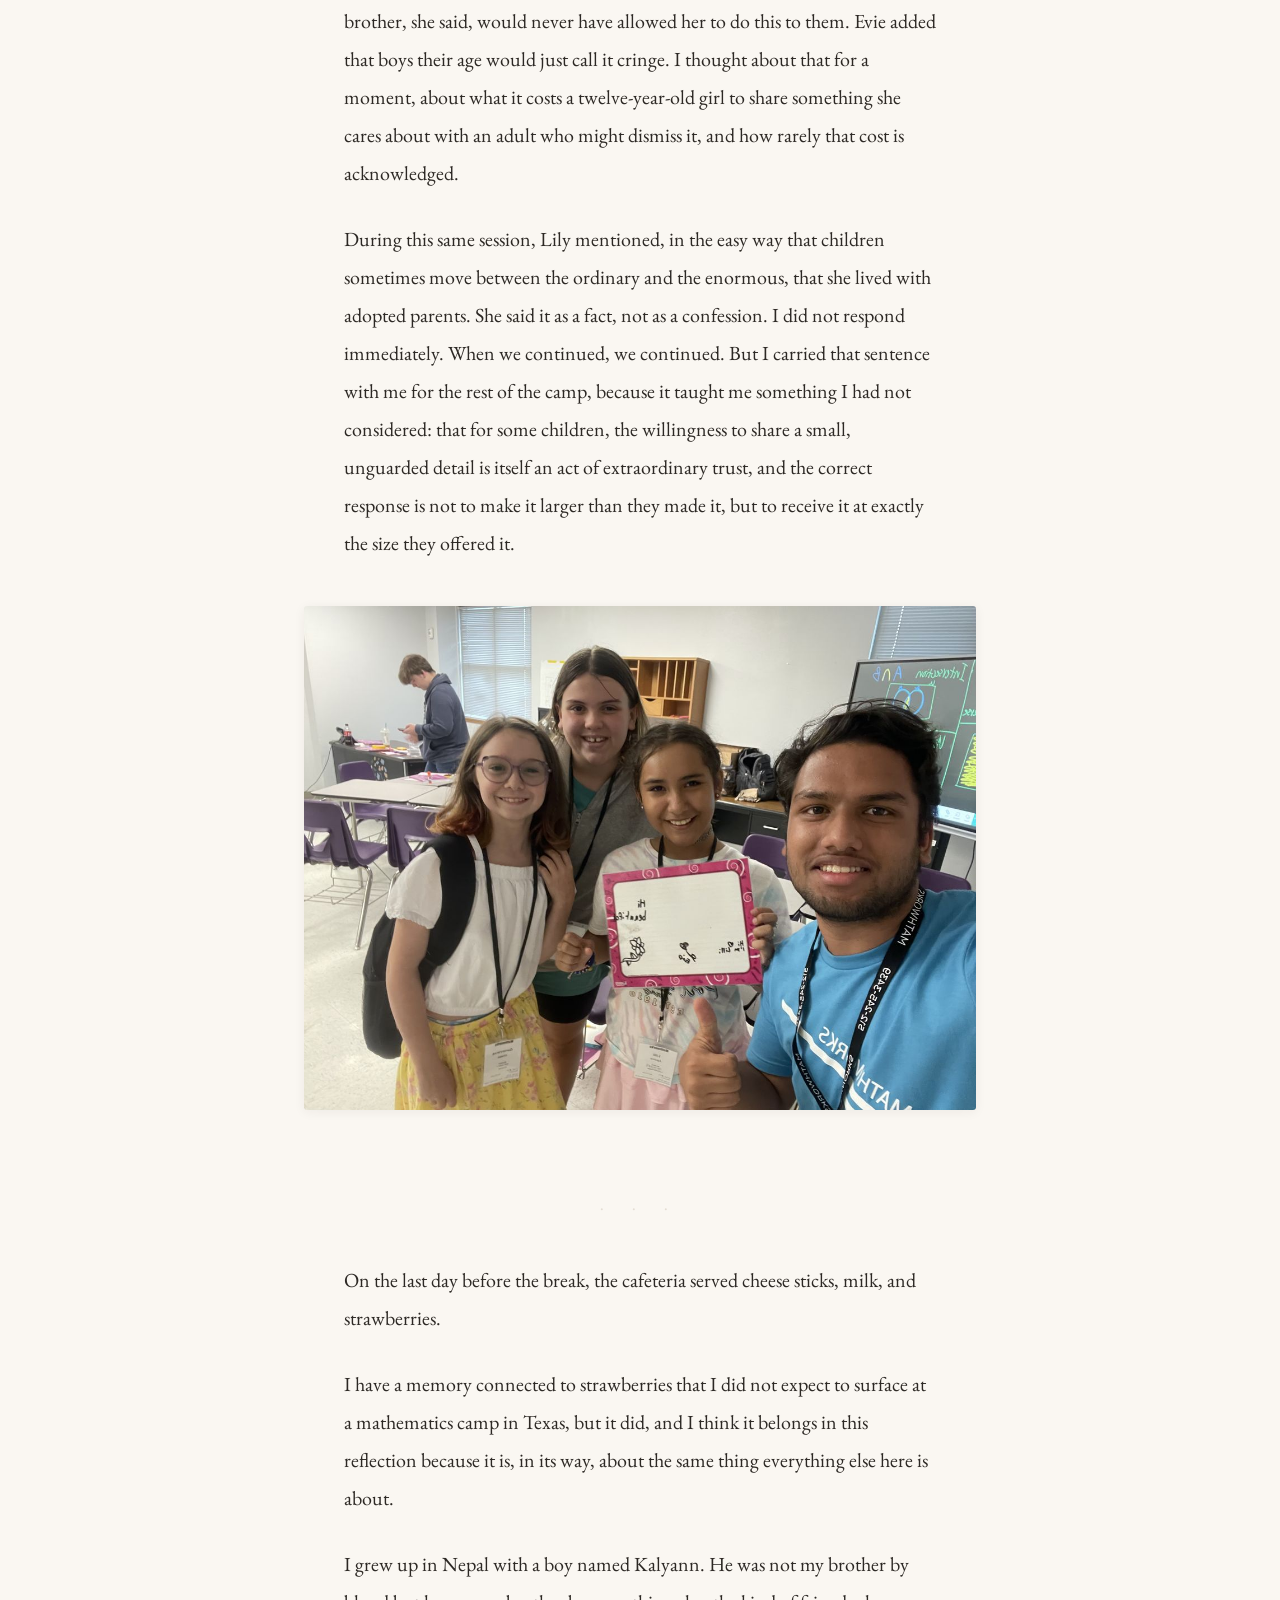
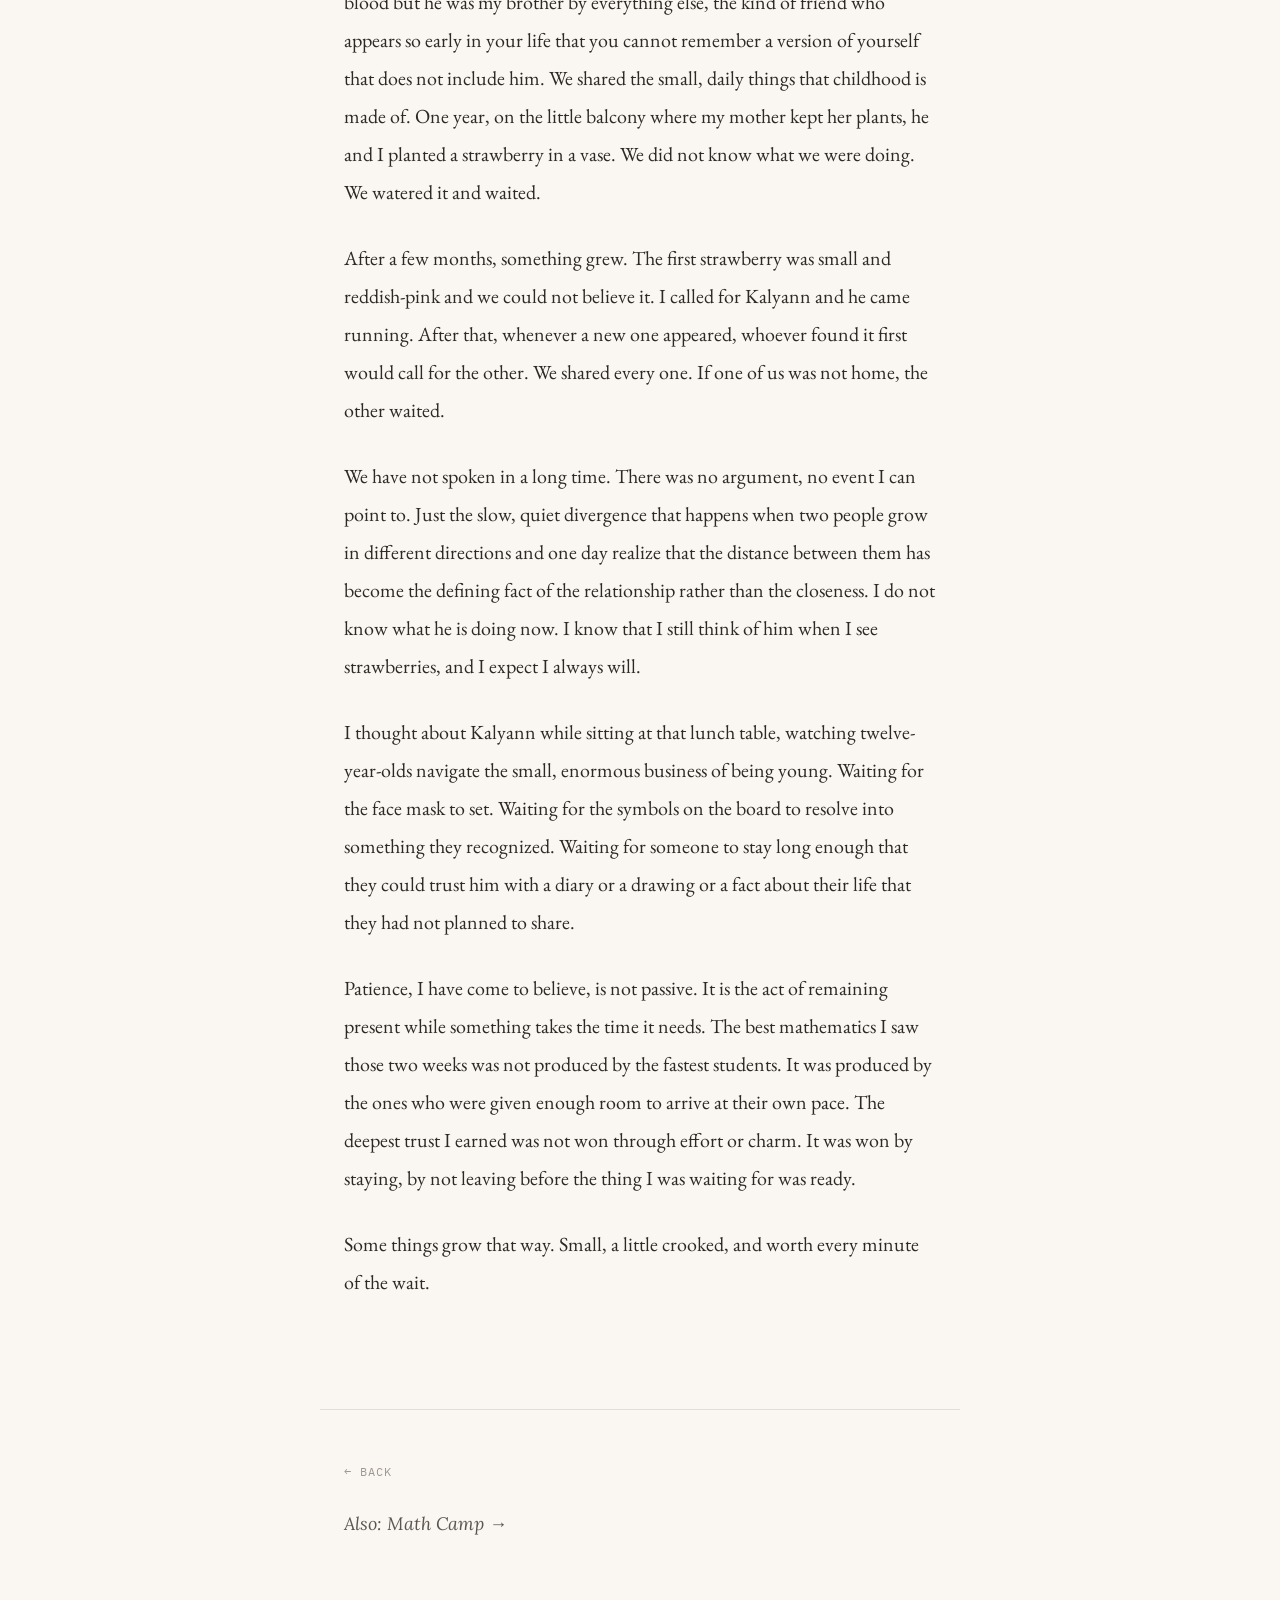
<file: reflection.html>
<!DOCTYPE html>
<html lang="en">
<head>
<meta charset="UTF-8">
<meta name="viewport" content="width=device-width, initial-scale=1.0">
<title>On Patience, and How Children Learn — Prashant Panta</title>
<meta name="description" content="A reflection on two weeks as a teaching assistant at a mathematics camp for middle schoolers.">
<link rel="stylesheet" href="style.css">
</head>
<body>

<header class="essay-header">
  <a href="index.html" class="back-link">&larr; Back</a>
  <h1 class="essay-title">On Patience, and How Children Learn</h1>
  <div class="essay-meta">By Prashant Panta</div>
</header>

<article class="essay">

<p>The first thing I noticed was how they handled Ezekiel.</p>

<p>He sat in the back with his hoodie pulled over his face, and no one forced him to move. No one raised their voice or threatened consequences. The instructors tried, quietly, and when he didn't respond, they let him be. I sat with that for a while. The patience of it. In the place I grew up, a student like Ezekiel would have been scolded out of his seat or sent to stand in a corner. I had been that student once, distracted by something I could not name, and I still remember the particular shame of being made an example. Here, the room simply continued around him.</p>

<p>Over two weeks, I watched this principle repeat itself in different forms. Patience was not a policy at the camp. It was a practice, one that shaped the way students encountered mathematics, each other, and the adults around them. What I observed in those two weeks changed the way I think about teaching, about learning, and about the kind of attention that allows a young person to arrive at understanding on their own schedule rather than someone else's.</p>

<div class="break">· · ·</div>

<p>Mathematics, it turns out, is full of language traps. The students kept reading A ∪ B as "A universe B," confusing the union symbol with the abbreviation for universal set. To an adult with training, this is an error. To me, watching it happen in real time, it was something more interesting: a reasonable inference from available information. The symbols looked identical to someone encountering them for the first time, so they reached for the only word they knew that fit. What they were doing was not failing to understand. They were applying a logic that simply needed one correction, one small adjustment, to become exactly right.</p>

<figure class="essay-image">
  <img src="venn.jpg" alt="A student-made Venn diagram poster with Bright Colors and Nature as the two sets, decorated with collage and drawings">
</figure>

<p>I noticed this pattern across the classroom. Lily began drawing probability trees before Dr. Rebekah had finished explaining them, arriving at the structure independently, following an intuition she could not yet name. Evie derived 2ⁿ on her own, announcing it quietly, as though she was not sure it counted. Fern worked through the four fours problem with careful persistence, and called Cooper over only when she was finished, not when she was stuck. Payton corrected everyone else's Venn diagrams with confidence, having made the same mistake herself. But she understood the architecture of the concept. She knew where things were supposed to go.</p>

<figure class="essay-image">
  <img src="classroom.jpg" alt="Students presenting their sets work at the whiteboard to their peers">
</figure>

<p>What struck me was that the students who appeared to be struggling were often the ones engaging most deeply. They were not behind. They were building something, just not yet in the language the problem required. This distinction, between a student who has not arrived and a student who is arriving slowly, seems to me one of the most important things a teacher can learn to recognize.</p>

<div class="break">· · ·</div>

<p>Trust, like understanding, cannot be rushed. I learned this from Fern.</p>

<p>On the first day, when Dr. Rebekah complimented her dress, Fern's entire posture communicated a single, clear message: you have not been invited here. She was not rude. She simply had a boundary, and she enforced it without apology. I respected it without telling her I respected it, because naming it would have been another form of intrusion.</p>

<p>Over the following days I sat near her and asked small questions. Not about her work, which she had already refused to discuss, but about the things she cared about. Her four brothers. The one plant in her room that was easy to keep alive. The unmaintained backyard her father had never gotten around to fixing, which she had turned, somehow, into a good thing, a wild space that belonged to her precisely because no one else had claimed it. She told me about a plant she got for a dollar that flips its leaves when it needs water. She described it the way someone describes something they find genuinely miraculous.</p>

<figure class="essay-image">
  <img src="fern.jpg" alt="A girl wearing a soft Renaissance-style hat, drawing intently in her diary at a classroom desk">
  <figcaption>She looked, in the picture, exactly like the person she was.</figcaption>
</figure>

<p>By the fourth day she was wearing a hat that reminded me of a Renaissance portrait, something an artist would wear while seated at a canvas in soft, angled light. I told her, carefully, that it was a nice hat. She smiled. I said it reminded me of the Renaissance. She smiled again. And then, without prompting, she turned her diary toward me and showed me what she had been drawing: two elf brothers, 107 years old, living in a world where elves only became adults at 100 and could rename themselves whenever they chose. I asked why. She said, just because I feel like it. It struck me as one of the most honest answers I had heard from anyone that summer.</p>

<p>I looked up her name afterward. The first urban dictionary entry for Fern read: a person who loves drawing. She read the whole definition to the end. What I took from this experience was not a technique or a strategy. It was a principle. The way to reach a guarded child is not to knock on the front door harder. It is to walk around the house slowly, noticing what they have planted in the yard, until they decide to let you in through a side entrance of their own choosing.</p>

<div class="break">· · ·</div>

<p>One of the things I did not expect to learn at a mathematics camp was that nail art requires a kind of patience that is structurally identical to the patience required by a proof.</p>

<figure class="essay-image">
  <img src="nailart.jpg" alt="Face masks and nail polish spread across a lunch table while students prepare for the session">
</figure>

<p>During a lunch break in the second week, three of the girls, Lily, Evie, and Payton, invited me into what I can only describe as a small, precise ritual. Lily had brought seven face masks from home. Payton timed each application with an exactness I found genuinely moving: you started at 10:43, she said, so you cannot take it off until 11:03. The brush had to be dipped after every stroke. The nail could not be touched for eight or nine minutes after. Nothing could be rushed. Each step had a required duration, and the result depended entirely on whether you respected it.</p>

<figure class="essay-image">
  <img src="facemask.jpg" alt="A student carefully applying a face mask during the lunch break skincare session">
</figure>

<p>Payton told me she liked how chill I was about all of it. Her father and brother, she said, would never have allowed her to do this to them. Evie added that boys their age would just call it cringe. I thought about that for a moment, about what it costs a twelve-year-old girl to share something she cares about with an adult who might dismiss it, and how rarely that cost is acknowledged.</p>

<p>During this same session, Lily mentioned, in the easy way that children sometimes move between the ordinary and the enormous, that she lived with adopted parents. She said it as a fact, not as a confession. I did not respond immediately. When we continued, we continued. But I carried that sentence with me for the rest of the camp, because it taught me something I had not considered: that for some children, the willingness to share a small, unguarded detail is itself an act of extraordinary trust, and the correct response is not to make it larger than they made it, but to receive it at exactly the size they offered it.</p>

<figure class="essay-image">
  <img src="group.jpg" alt="Prashant and three students posing together in the classroom, smiling, one holding a whiteboard drawing">
</figure>

<div class="break">· · ·</div>

<p>On the last day before the break, the cafeteria served cheese sticks, milk, and strawberries.</p>

<p>I have a memory connected to strawberries that I did not expect to surface at a mathematics camp in Texas, but it did, and I think it belongs in this reflection because it is, in its way, about the same thing everything else here is about.</p>

<p>I grew up in Nepal with a boy named Kalyann. He was not my brother by blood but he was my brother by everything else, the kind of friend who appears so early in your life that you cannot remember a version of yourself that does not include him. We shared the small, daily things that childhood is made of. One year, on the little balcony where my mother kept her plants, he and I planted a strawberry in a vase. We did not know what we were doing. We watered it and waited.</p>

<p>After a few months, something grew. The first strawberry was small and reddish-pink and we could not believe it. I called for Kalyann and he came running. After that, whenever a new one appeared, whoever found it first would call for the other. We shared every one. If one of us was not home, the other waited.</p>

<p>We have not spoken in a long time. There was no argument, no event I can point to. Just the slow, quiet divergence that happens when two people grow in different directions and one day realize that the distance between them has become the defining fact of the relationship rather than the closeness. I do not know what he is doing now. I know that I still think of him when I see strawberries, and I expect I always will.</p>

<p>I thought about Kalyann while sitting at that lunch table, watching twelve-year-olds navigate the small, enormous business of being young. Waiting for the face mask to set. Waiting for the symbols on the board to resolve into something they recognized. Waiting for someone to stay long enough that they could trust him with a diary or a drawing or a fact about their life that they had not planned to share.</p>

<p>Patience, I have come to believe, is not passive. It is the act of remaining present while something takes the time it needs. The best mathematics I saw those two weeks was not produced by the fastest students. It was produced by the ones who were given enough room to arrive at their own pace. The deepest trust I earned was not won through effort or charm. It was won by staying, by not leaving before the thing I was waiting for was ready.</p>

<p>Some things grow that way. Small, a little crooked, and worth every minute of the wait.</p>

</article>

<footer class="essay-footer">
  <a href="index.html">&larr; Back</a>
  <div class="other-piece">
    <a href="math-camp.html">Also: Math Camp &rarr;</a>
  </div>
</footer>

</body>
</html>
</file>
<file: style.css>
@import url('https://fonts.googleapis.com/css2?family=Lora:ital,wght@0,400;0,500;0,600;1,400;1,500&family=EB+Garamond:ital,wght@0,400;0,500;0,600;1,400;1,500&family=IBM+Plex+Mono:wght@300;400&display=swap');

:root {
  --linen: #faf7f2;
  --paper: #f4efe7;
  --warm-gray: #8a8078;
  --text: #2c2824;
  --text-light: #5c554e;
  --text-faint: #a09890;
  --accent: #7a6e5d;
  --border: #e4ddd4;
  --shadow: rgba(44,40,36,0.06);
}

* { margin: 0; padding: 0; box-sizing: border-box; }
html { scroll-behavior: smooth; }

body {
  font-family: 'EB Garamond', Georgia, serif;
  font-size: 20px;
  line-height: 1.9;
  color: var(--text);
  background: var(--linen);
  -webkit-font-smoothing: antialiased;
}

/* ═══════ LANDING PAGE ═══════ */
.site-header {
  max-width: 640px;
  margin: 0 auto;
  padding: 100px 24px 60px;
  text-align: center;
}

.site-name {
  font-family: 'Lora', Georgia, serif;
  font-size: 16px;
  font-weight: 400;
  letter-spacing: 3px;
  text-transform: uppercase;
  color: var(--warm-gray);
}

.site-title {
  font-family: 'Lora', Georgia, serif;
  font-size: clamp(28px, 5vw, 42px);
  font-weight: 400;
  color: var(--text);
  margin-top: 32px;
  line-height: 1.3;
  font-style: italic;
}

.site-intro {
  font-size: 17px;
  color: var(--text-light);
  margin-top: 24px;
  font-style: italic;
  line-height: 1.7;
}

/* ═══════ ENTRY CARDS ═══════ */
.entries {
  max-width: 640px;
  margin: 0 auto;
  padding: 20px 24px 100px;
}

.entry {
  padding: 48px 0;
  border-top: 1px solid var(--border);
}

.entry:first-child {
  border-top: none;
}

.entry-title {
  font-family: 'Lora', Georgia, serif;
  font-size: clamp(22px, 3.5vw, 30px);
  font-weight: 400;
  color: var(--text);
  text-decoration: none;
  display: block;
  line-height: 1.35;
}

.entry-title:hover {
  color: var(--accent);
}

.entry-teaser {
  font-family: 'EB Garamond', Georgia, serif;
  font-size: 18px;
  font-style: italic;
  color: var(--text-light);
  margin-top: 14px;
  line-height: 1.7;
}

.entry-link {
  font-family: 'IBM Plex Mono', monospace;
  font-size: 12px;
  letter-spacing: 1px;
  text-transform: uppercase;
  color: var(--warm-gray);
  text-decoration: none;
  margin-top: 20px;
  display: inline-block;
  border-bottom: 1px solid var(--border);
  padding-bottom: 2px;
  transition: color 0.3s, border-color 0.3s;
}

.entry-link:hover {
  color: var(--text);
  border-color: var(--text);
}

/* ═══════ ESSAY PAGES ═══════ */
.essay-header {
  max-width: 640px;
  margin: 0 auto;
  padding: 80px 24px 40px;
}

.back-link {
  font-family: 'IBM Plex Mono', monospace;
  font-size: 12px;
  letter-spacing: 1px;
  text-transform: uppercase;
  color: var(--text-faint);
  text-decoration: none;
  transition: color 0.3s;
}

.back-link:hover { color: var(--text); }

.essay-title {
  font-family: 'Lora', Georgia, serif;
  font-size: clamp(30px, 5vw, 46px);
  font-weight: 400;
  color: var(--text);
  margin-top: 40px;
  line-height: 1.25;
}

.essay-meta {
  font-family: 'IBM Plex Mono', monospace;
  font-size: 12px;
  letter-spacing: 1px;
  color: var(--text-faint);
  margin-top: 16px;
  text-transform: uppercase;
}

/* ═══════ ESSAY BODY ═══════ */
.essay {
  max-width: 640px;
  margin: 0 auto;
  padding: 40px 24px 80px;
}

.essay p {
  margin-bottom: 28px;
  font-weight: 400;
}

.essay p:first-of-type::first-letter {
  font-family: 'Lora', Georgia, serif;
  font-size: 62px;
  float: left;
  line-height: 0.75;
  margin: 8px 12px 0 0;
  color: var(--accent);
  font-weight: 500;
}

/* ═══════ IMAGES ═══════ */
.essay-image {
  margin: 44px -40px;
}

@media (max-width: 720px) {
  .essay-image { margin: 36px 0; }
}

.essay-image img {
  width: 100%;
  height: auto;
  display: block;
  border-radius: 3px;
  box-shadow: 0 2px 12px var(--shadow);
}

.essay-image figcaption {
  font-family: 'IBM Plex Mono', monospace;
  font-size: 12px;
  color: var(--text-faint);
  margin-top: 10px;
  padding: 0 4px;
  line-height: 1.6;
}

/* ═══════ SECTION BREAK ═══════ */
.break {
  text-align: center;
  padding: 36px 0;
  color: var(--border);
  font-size: 18px;
  letter-spacing: 12px;
}

/* ═══════ ESSAY FOOTER ═══════ */
.essay-footer {
  max-width: 640px;
  margin: 0 auto;
  padding: 40px 24px 100px;
  border-top: 1px solid var(--border);
}

.essay-footer a {
  font-family: 'IBM Plex Mono', monospace;
  font-size: 12px;
  letter-spacing: 1px;
  text-transform: uppercase;
  color: var(--text-faint);
  text-decoration: none;
}

.essay-footer a:hover { color: var(--text); }

.essay-footer .other-piece {
  margin-top: 16px;
}

.essay-footer .other-piece a {
  font-family: 'Lora', Georgia, serif;
  font-size: 18px;
  font-style: italic;
  letter-spacing: 0;
  text-transform: none;
  color: var(--text-light);
}

.essay-footer .other-piece a:hover { color: var(--text); }

/* ═══════ RESPONSIVE ═══════ */
@media (max-width: 600px) {
  body { font-size: 18px; }
  .site-header { padding: 60px 20px 40px; }
  .essay-header { padding: 60px 20px 30px; }
  .essay { padding: 30px 20px 60px; }
}
</file>
